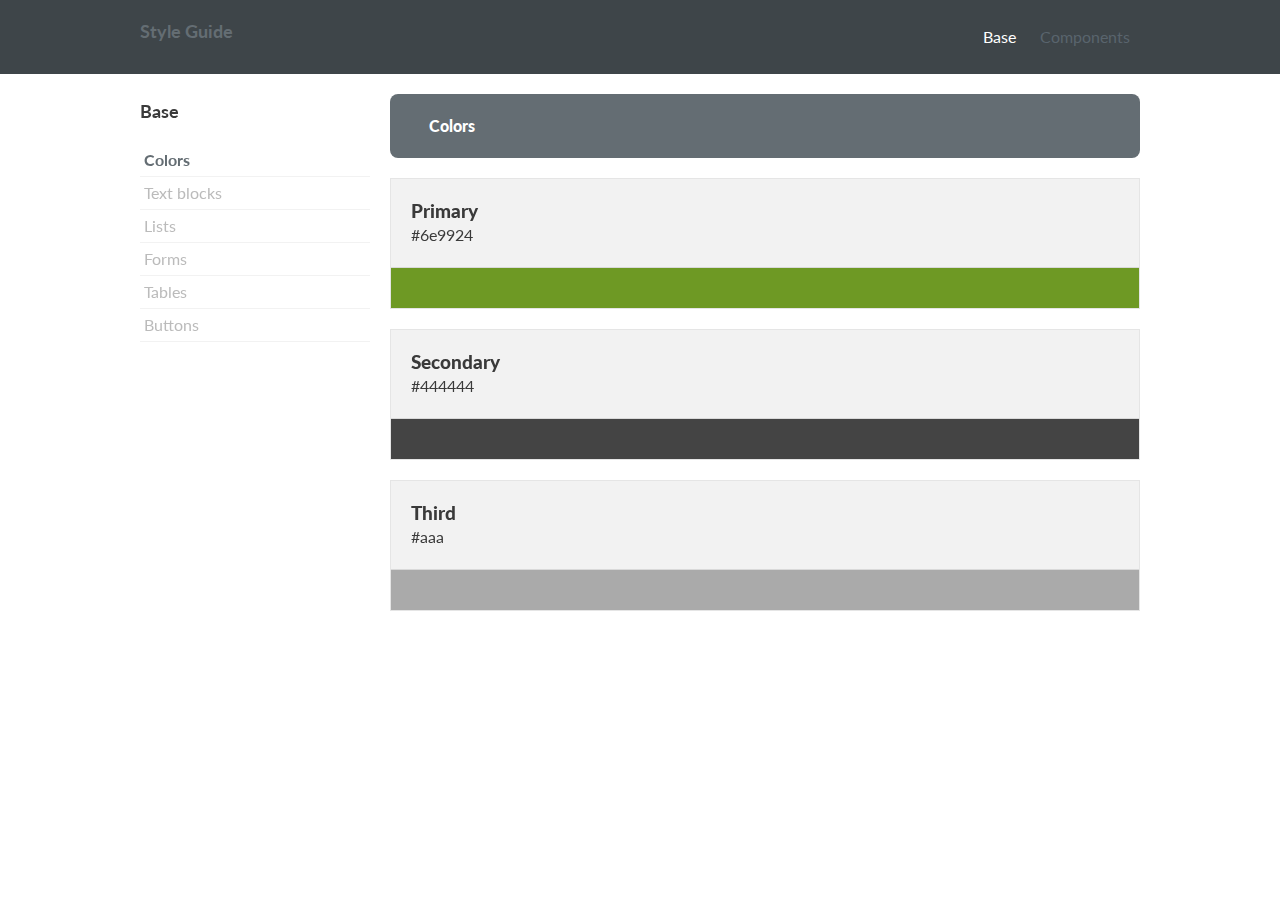
<file: assets/components/flatso/styleguide/index.html>
<!DOCTYPE html >
<html>
<head>

  <meta charset='UTF-8'/>
  <meta http-equiv='X-UA-Compatible' content='IE=edge' />
  <meta name='robots' content='index'/>
  <meta name='viewport' content='initial-scale=1,maximum-scale=1,user-scalable=no' />
  <meta name="apple-mobile-web-app-capable" content="yes" />

  <title>Style Guide | Colors</title>

  <link href='../css/reset.css' rel='stylesheet' />
  <link href='https://fonts.googleapis.com/css?family=Open+Sans:400,600,700,300' rel='stylesheet' type='text/css'>
  <link href='css/base.css' rel='stylesheet' />
  <link href='../css/flatso.css' rel='stylesheet' />

<!-- Flatso CSS Generated from the Configuration -->
<link href='http://fonts.googleapis.com/css?family=Lato:300,400,900' rel='stylesheet' type='text/css'>
<link href="css/modx-chunk.css" rel="stylesheet" />

</head>
<body class=' full'>
<div class='page-content'>

<div class='sg-header clearfix'>
  <div class='limiter clearfix'>
    <nav class='col12 text-right pad2y contain clearfix'>
      <h4 class='main-title'>Style Guide</h4>
      <div id='nav'>
          <div class="z10 strong small pad0y">
              <a href="index.html" class="primary-nav-button inline pad1x pad0y rounded active">Base</a>
              <a href="components.html" class="primary-nav-button inline pad1x pad0y rounded">Components</a>
          </div>
      </div>
    </nav>
  </div>
</div>

<div class=''>

<!--Fixed sidebar navigation-->
<div class='docnav hide-mobile'>
  <div class='limiter'><div class='col3 contain'>
    <nav class='scroll-styled quiet-scroll'>
      <div class='space-bottom'>
        <h4 style="text-align:left;">Base</h4>
      </div>

      <div class='space-bottom1'>

          <a href='index.html' class='active'>Colors</a>
          <a href='text-blocks.html'>Text blocks</a>
          <a href='lists.html'>Lists</a>
          <a href='forms.html'>Forms</a>
          <a href='tables.html'>Tables</a>
          <a href='buttons.html'>Buttons</a>

      </div>
    </nav>
  </div></div>
</div>

<div class='limiter clearfix'>
  <div class='pad2y'>
    <nav class='contain z10 margin3 col9 fill-dark space-bottom rounded small'>
      <div class='col2 round-left pad2'>
        <strong>Colors</strong>
      </div>
    </nav>
  </div>
  <div class='contain margin3 col9'>
    <div class='doc'>

      <div class='box round'>
          <div class='box-heading pad2'>
            <h3 class=''>Primary</h3>
            <p>#6e9924</p>
          </div>
          <div class='pad2' style="background-color: #6e9924;">

          </div>
      </div>

      <div class='box round'>
          <div class='box-heading pad2'>
            <h3 class=''>Secondary</h3>
            <p>#444444</p>
          </div>
          <div class='pad2' style="background-color: #444444;">

          </div>
      </div>

      <div class='box round'>
          <div class='box-heading pad2'>
            <h3 class=''>Third</h3>
            <p>#aaa</p>
          </div>
          <div class='pad2' style="background-color: #aaa;">

          </div>
      </div>




    </div>
  </div>
</div>


</div>

</div>
</body>
</html>
</file>
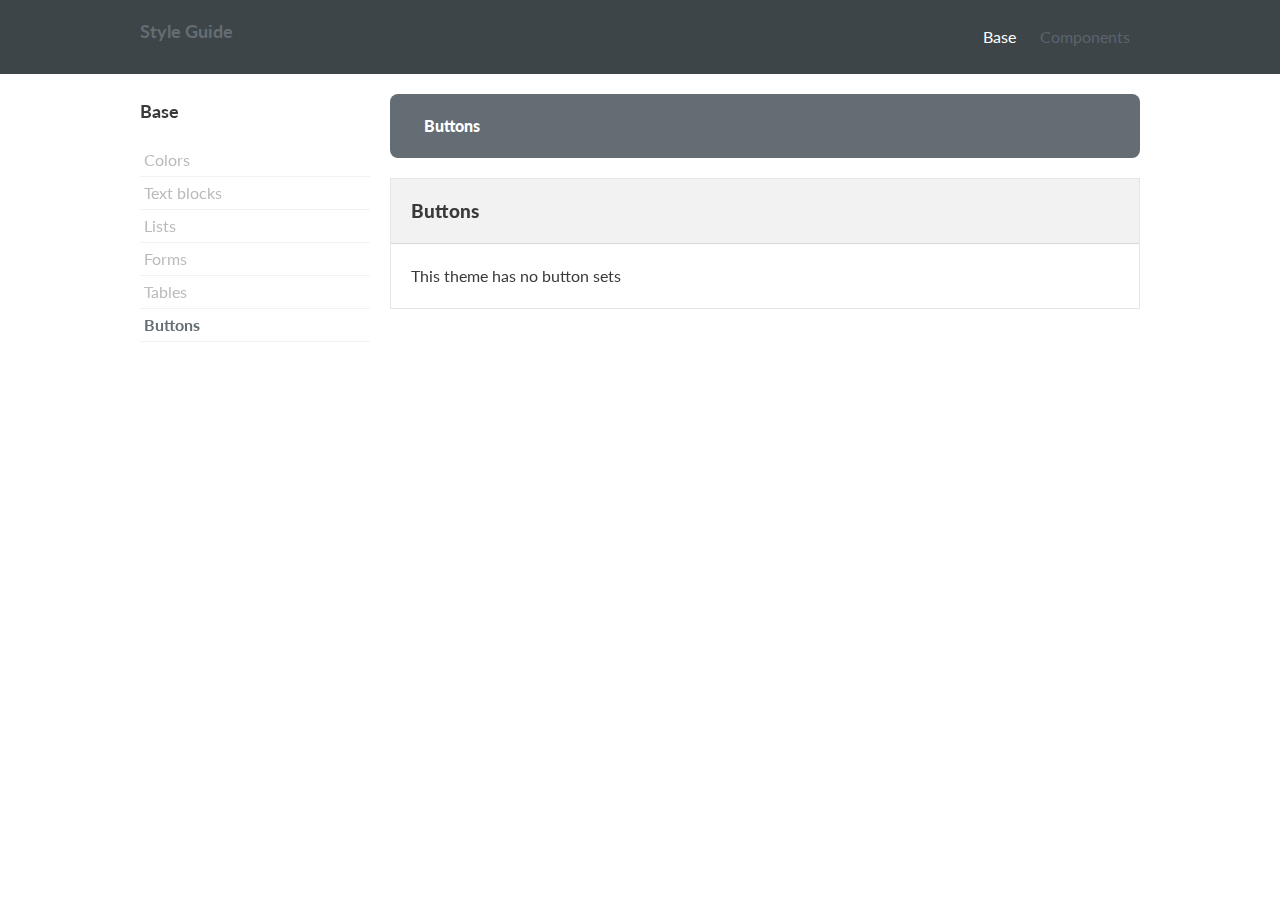
<file: assets/components/flatso/styleguide/buttons.html>
<!DOCTYPE html >
<html>
<head>

  <meta charset='UTF-8'/>
  <meta http-equiv='X-UA-Compatible' content='IE=edge' />
  <meta name='robots' content='index'/>
  <meta name='viewport' content='initial-scale=1,maximum-scale=1,user-scalable=no' />
  <meta name="apple-mobile-web-app-capable" content="yes" />

  <title>Style Guide | Buttons</title>

  <link href='../css/reset.css' rel='stylesheet' />
  <link href='https://fonts.googleapis.com/css?family=Open+Sans:400,600,700,300' rel='stylesheet' type='text/css'>
  <link href='css/base.css' rel='stylesheet' />
  <link href='../css/flatso.css' rel='stylesheet' />

<!-- Flatso CSS Generated from the Configuration -->
<link href='http://fonts.googleapis.com/css?family=Lato:300,400,900' rel='stylesheet' type='text/css'>
<link href="css/modx-chunk.css" rel="stylesheet" />

</head>
<body class=' full'>
<div class='page-content'>

<div class='sg-header clearfix'>
  <div class='limiter clearfix'>
    <nav class='col12 text-right pad2y contain clearfix'>
      <h4 class='main-title'>Style Guide</h4>
      <div id='nav'>
          <div class="z10 strong small pad0y">
              <a href="index.html" class="primary-nav-button inline pad1x pad0y rounded active">Base</a>
              <a href="components.html" class="primary-nav-button inline pad1x pad0y rounded">Components</a>
          </div>
      </div>
    </nav>
  </div>
</div>

<div class=''>

<!--Fixed sidebar navigation-->
<div class='docnav hide-mobile'>
  <div class='limiter'><div class='col3 contain'>
    <nav class='scroll-styled quiet-scroll'>
      <div class='space-bottom'>
        <h4 style="text-align:left;">Base</h4>
      </div>

      <div class='space-bottom1'>

          <a href='index.html'>Colors</a>
          <a href='text-blocks.html'>Text blocks</a>
          <a href='lists.html'>Lists</a>
          <a href='forms.html'>Forms</a>
          <a href='tables.html'>Tables</a>
          <a href='buttons.html' class='active'>Buttons</a>

      </div>
    </nav>
  </div></div>
</div>

<div class='limiter clearfix'>
  <div class='pad2y'>
    <nav class='contain z10 margin3 col9 fill-dark space-bottom rounded small'>
      <div class='col2 round-left pad2'>
        <strong>Buttons</strong>
      </div>
    </nav>
  </div>

  <div class='contain margin3 col9'>
    <div class='doc'>

      <div class='box round'>
          <div class='box-heading pad2'>
            <h3 class=''>Buttons</h3>
            <p></p>
          </div>
          <div class='pad2'>

              <p>This theme has no button sets</p>

          </div>

      </div>








    </div>
  </div>
</div>


</div>

</div>
</body>
</html>
</file>
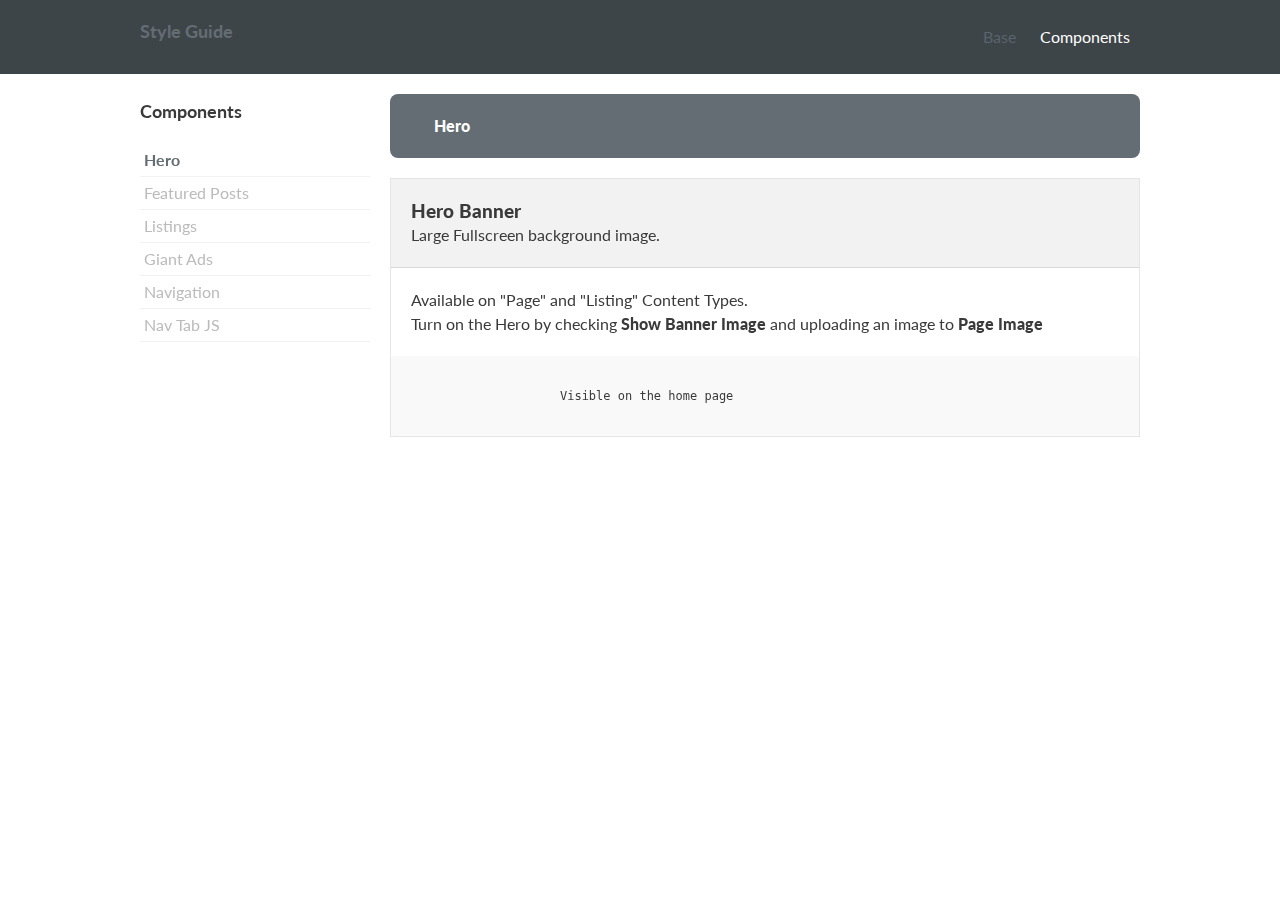
<file: assets/components/flatso/styleguide/components.html>
<!DOCTYPE html >
<html>
<head>

  <meta charset='UTF-8'/>
  <meta http-equiv='X-UA-Compatible' content='IE=edge' />
  <meta name='robots' content='index'/>
  <meta name='viewport' content='initial-scale=1,maximum-scale=1,user-scalable=no' />
  <meta name="apple-mobile-web-app-capable" content="yes" />

  <title>Style Guide | Hero Banner</title>

  <link href='../css/reset.css' rel='stylesheet' />
  <link href='https://fonts.googleapis.com/css?family=Open+Sans:400,600,700,300' rel='stylesheet' type='text/css'>
  <link href='css/base.css' rel='stylesheet' />
  <link href='../css/flatso.css' rel='stylesheet' />

<!-- Flatso CSS Generated from the Configuration -->
<link href='http://fonts.googleapis.com/css?family=Lato:300,400,900' rel='stylesheet' type='text/css'>
<link href="css/modx-chunk.css" rel="stylesheet" />

</head>
<body class=' full'>
<div class='page-content'>

<div class='sg-header clearfix'>
  <div class='limiter clearfix'>
    <nav class='col12 text-right pad2y contain clearfix'>
      <h4 class='main-title'>Style Guide</h4>
      <div id='nav'>
          <div class="z10 strong small pad0y">
              <a href="index.html" class="primary-nav-button inline pad1x pad0y rounded">Base</a>
              <a href="components.html" class="primary-nav-button inline pad1x pad0y rounded active">Components</a>
          </div>
      </div>
    </nav>
  </div>
</div>

<div class=''>

<!--Fixed sidebar navigation-->
<div class='docnav hide-mobile'>
  <div class='limiter'><div class='col3 contain'>
    <nav class='scroll-styled quiet-scroll'>
      <div class='space-bottom'>
        <h4 style="text-align:left;">Components</h4>
      </div>

      <div class='space-bottom1'>

          <a href='components.html' class='active'>Hero</a>
          <a href='fposts.html'>Featured Posts</a>
          <a href='listings.html'>Listings</a>
          <a href='giant-ads.html'>Giant Ads</a>
          <a href='navigation.html'>Navigation</a>
          <a href='nav-tab.html'>Nav Tab JS</a>

      </div>
    </nav>
  </div></div>
</div>

<div class='limiter clearfix'>
  <div class='pad2y'>
    <nav class='contain z10 margin3 col9 fill-dark space-bottom rounded small'>
      <div class='col2 pad2'>
        <strong>Hero</strong>
      </div>
    </nav>
  </div>
  <div class='contain margin3 col9'>
    <div class='doc'>

      <div class='box round'>
          <div class='box-heading pad2'>
            <h3 class=''>Hero Banner</h3>
            <p>Large Fullscreen background image.</p>
          </div>
          <div class='pad2'>
              <p>Available on "Page" and "Listing" Content Types.</p>
              <p>Turn on the Hero by checking <strong>Show Banner Image</strong> and uploading an image to <strong>Page Image</strong></p>
          </div>
          <div class='round-bottom'>
              <div class="highlight">
                  <pre><code class="language-html" data-lang="html">
                      Visible on the home page
                </code></pre>
            </div>
        </div>
      </div>




    </div>
  </div>
</div>


</div>

</div>
</body>
</html>
</file>
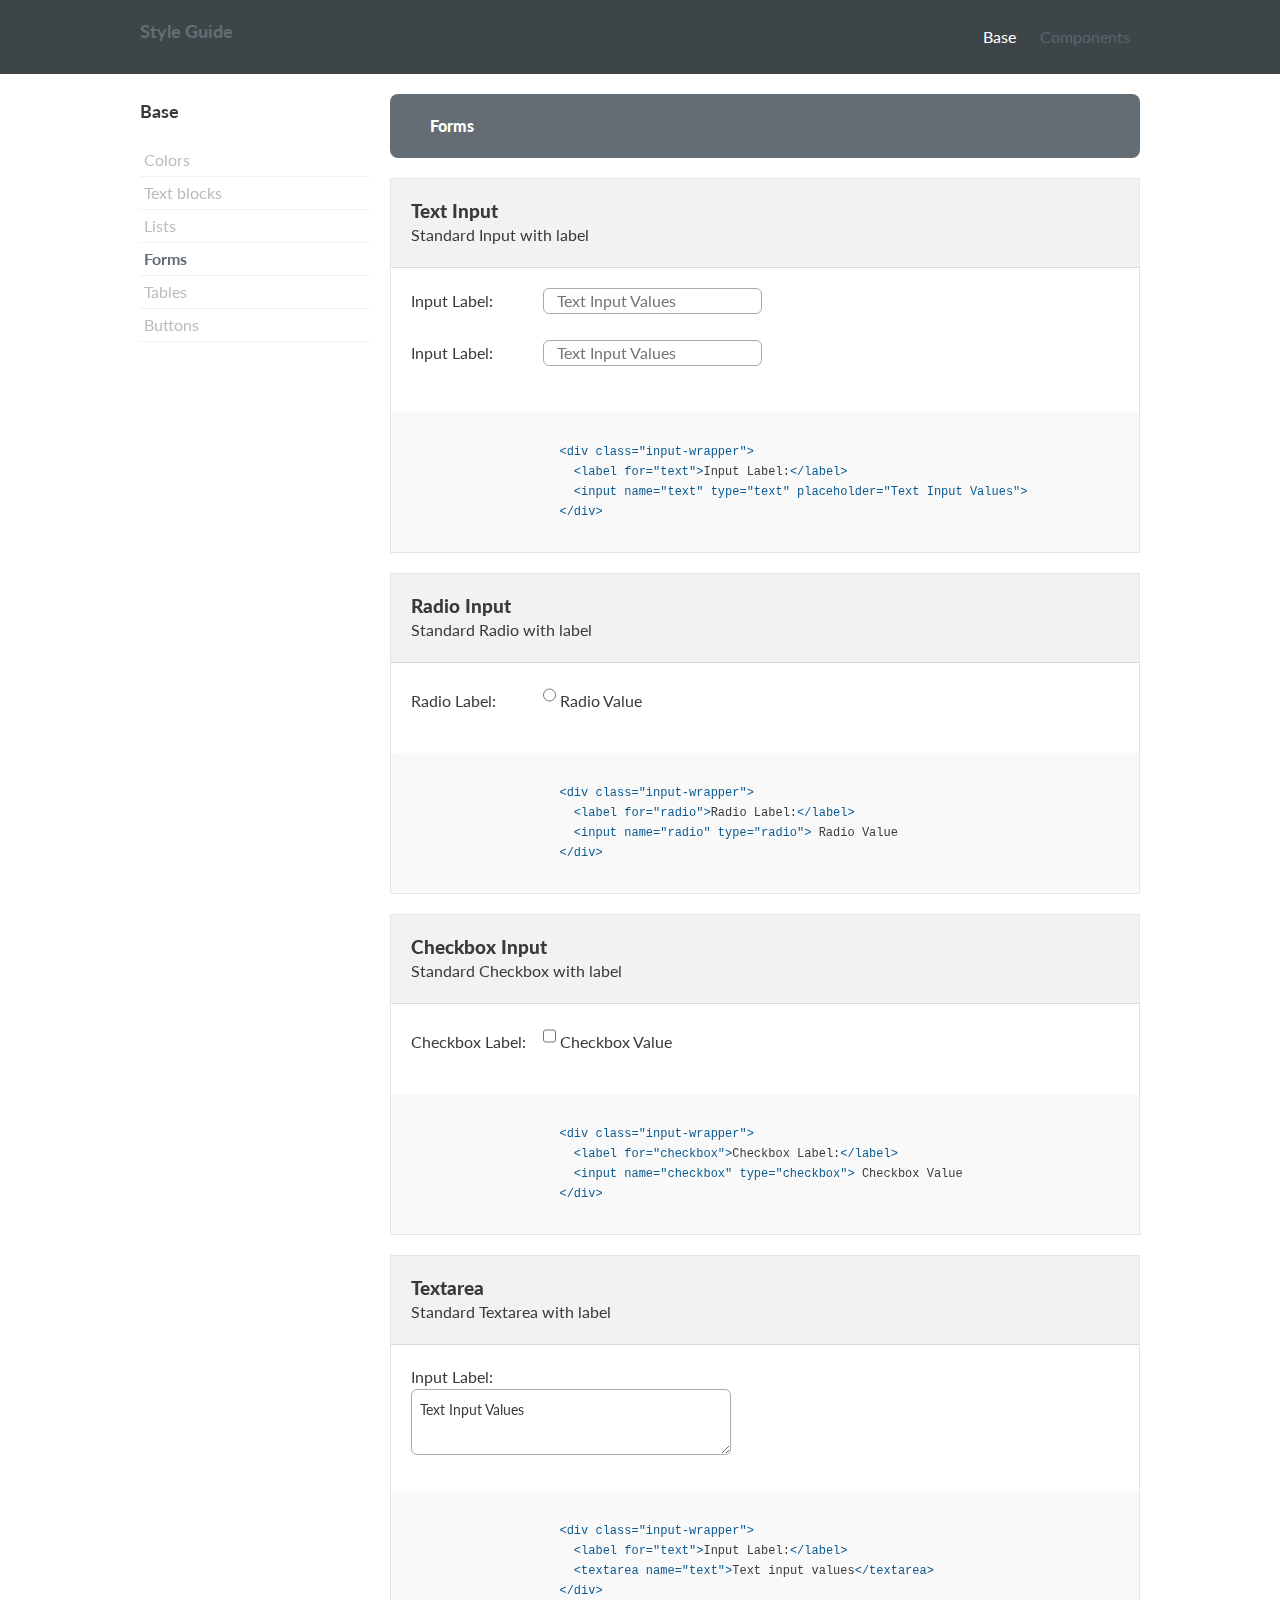
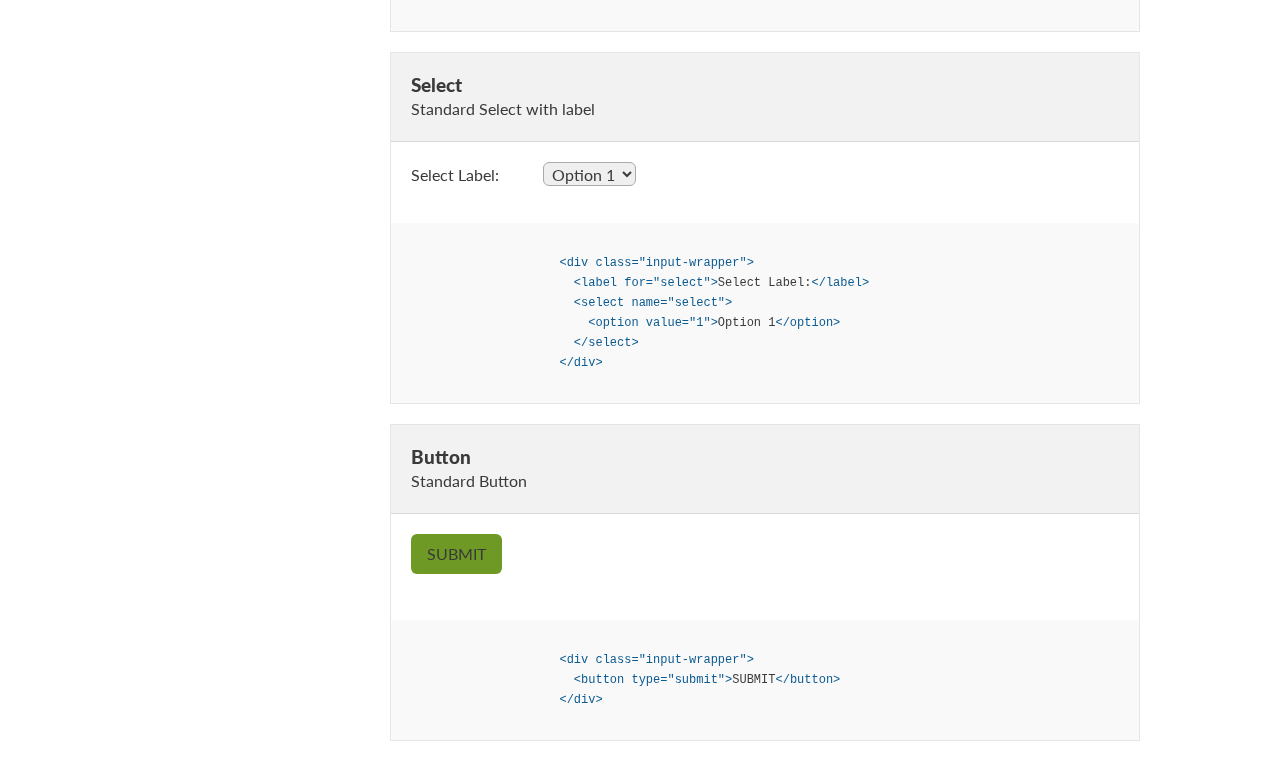
<file: assets/components/flatso/styleguide/forms.html>
<!DOCTYPE html >
<html>
<head>

  <meta charset='UTF-8'/>
  <meta http-equiv='X-UA-Compatible' content='IE=edge' />
  <meta name='robots' content='index'/>
  <meta name='viewport' content='initial-scale=1,maximum-scale=1,user-scalable=no' />
  <meta name="apple-mobile-web-app-capable" content="yes" />

  <title>Style Guide | Forms</title>

  <link href='../css/reset.css' rel='stylesheet' />
  <link href='https://fonts.googleapis.com/css?family=Open+Sans:400,600,700,300' rel='stylesheet' type='text/css'>
  <link href='css/base.css' rel='stylesheet' />
  <link href='../css/flatso.css' rel='stylesheet' />

<!-- Flatso CSS Generated from the Configuration -->
<link href='http://fonts.googleapis.com/css?family=Lato:300,400,900' rel='stylesheet' type='text/css'>
<link href="css/modx-chunk.css" rel="stylesheet" />

</head>
<body class=' full'>
<div class='page-content'>

<div class='sg-header clearfix'>
  <div class='limiter clearfix'>
    <nav class='col12 text-right pad2y contain clearfix'>
      <h4 class='main-title'>Style Guide</h4>
      <div id='nav'>
          <div class="z10 strong small pad0y">
              <a href="index.html" class="primary-nav-button inline pad1x pad0y rounded active">Base</a>
              <a href="components.html" class="primary-nav-button inline pad1x pad0y rounded">Components</a>
          </div>
      </div>
    </nav>
  </div>
</div>

<div class=''>

<!--Fixed sidebar navigation-->
<div class='docnav hide-mobile'>
  <div class='limiter'><div class='col3 contain'>
    <nav class='scroll-styled quiet-scroll'>
      <div class='space-bottom'>
        <h4 style="text-align:left;">Base</h4>
      </div>

      <div class='space-bottom1'>

          <a href='index.html'>Colors</a>
          <a href='text-blocks.html'>Text blocks</a>
          <a href='lists.html'>Lists</a>
          <a href='forms.html' class='active'>Forms</a>
          <a href='tables.html'>Tables</a>
          <a href='buttons.html'>Buttons</a>

      </div>
    </nav>
  </div></div>
</div>

<div class='limiter clearfix'>
  <div class='pad2y'>
    <nav class='contain z10 margin3 col9 fill-dark space-bottom rounded small'>
      <div class='col2 round-left pad2'>
        <strong>Forms</strong>
      </div>
    </nav>
  </div>
  <div class='contain margin3 col9'>
    <div class='doc'>

      <div class='box round'>
          <div class='box-heading pad2'>
            <h3 class=''>Text Input</h3>
            <p>Standard Input with label</p>
          </div>
          <div class='pad2'>
              <form>
                  <div class="input-wrapper">
                      <label for="text">Input Label:</label>
                      <input name="text" type="text" placeholder="Text Input Values">
                  </div>
                  <div class="input-wrapper">
                      <label for="text">Input Label:</label>
                      <input name="text" type="text" placeholder="Text Input Values">
                  </div>
              </form>
          </div>
          <div class='round-bottom'>
              <div class="highlight">
                  <pre><code class="language-html" data-lang="html">
                      <span class="nt">&lt;div class="input-wrapper"&gt;</span>
                        <span class="nt">&lt;label for="text"&gt;</span>Input Label:<span class="nt">&lt;/label&gt;</span>
                        <span class="nt">&lt;input name="text" type="text" placeholder="Text Input Values"&gt;</span>
                      <span class="nt">&lt;/div&gt;</span>
                  </code></pre>
              </div>
          </div>
      </div>



      <div class='box round'>
          <div class='box-heading pad2'>
            <h3 class=''>Radio Input</h3>
            <p>Standard Radio with label</p>
          </div>
          <div class='pad2'>
              <form>
                  <div class="input-wrapper">
                      <label for="radio">Radio Label:</label>
                      <input name="radio" type="radio"> Radio Value
                  </div>

              </form>
          </div>
          <div class='round-bottom'>
              <div class="highlight">
                  <pre><code class="language-html" data-lang="html">
                      <span class="nt">&lt;div class="input-wrapper"&gt;</span>
                        <span class="nt">&lt;label for="radio"&gt;</span>Radio Label:<span class="nt">&lt;/label&gt;</span>
                        <span class="nt">&lt;input name="radio" type="radio"&gt;</span> Radio Value
                      <span class="nt">&lt;/div&gt;</span>
                  </code></pre>
              </div>
          </div>
      </div>


      <div class='box round'>
          <div class='box-heading pad2'>
            <h3 class=''>Checkbox Input</h3>
            <p>Standard Checkbox with label</p>
          </div>
          <div class='pad2'>
              <form>
                  <div class="input-wrapper">
                      <label for="checkbox">Checkbox Label:</label>
                      <input name="checkbox" type="checkbox"> Checkbox Value
                  </div>

              </form>
          </div>
          <div class='round-bottom'>
              <div class="highlight">
                  <pre><code class="language-html" data-lang="html">
                      <span class="nt">&lt;div class="input-wrapper"&gt;</span>
                        <span class="nt">&lt;label for="checkbox"&gt;</span>Checkbox Label:<span class="nt">&lt;/label&gt;</span>
                        <span class="nt">&lt;input name="checkbox" type="checkbox"&gt;</span> Checkbox Value
                      <span class="nt">&lt;/div&gt;</span>
                  </code></pre>
              </div>
          </div>
      </div>



      <div class='box round'>
          <div class='box-heading pad2'>
            <h3 class=''>Textarea</h3>
            <p>Standard Textarea with label</p>
          </div>
          <div class='pad2'>
              <form>
                  <div class="input-wrapper">
                      <label for="text">Input Label:</label>
                      <textarea name="text">Text Input Values</textarea>
                  </div>

              </form>
          </div>
          <div class='round-bottom'>
              <div class="highlight">
                  <pre><code class="language-html" data-lang="html">
                      <span class="nt">&lt;div class="input-wrapper"&gt;</span>
                        <span class="nt">&lt;label for="text"&gt;</span>Input Label:<span class="nt">&lt;/label&gt;</span>
                        <span class="nt">&lt;textarea name="text"&gt;</span>Text input values<span class="nt">&lt;/textarea&gt;</span>
                      <span class="nt">&lt;/div&gt;</span>
                  </code></pre>
              </div>
          </div>
      </div>



      <div class='box round'>
          <div class='box-heading pad2'>
            <h3 class=''>Select</h3>
            <p>Standard Select with label</p>
          </div>
          <div class='pad2'>
              <form>
                  <div class="input-wrapper">
                      <label for="select">Select Label:</label>
                      <select name="select">
                          <option value="1">Option 1</option>
                          <option value="2">Option 2</option>
                          <option value="3">Option 3</option>
                      </select>
                  </div>

              </form>
          </div>
          <div class='round-bottom'>
              <div class="highlight">
                  <pre><code class="language-html" data-lang="html">
                      <span class="nt">&lt;div class="input-wrapper"&gt;</span>
                        <span class="nt">&lt;label for="select"&gt;</span>Select Label:<span class="nt">&lt;/label&gt;</span>
                        <span class="nt">&lt;select name="select"&gt;</span>
                          <span class="nt">&lt;option value="1"&gt;</span>Option 1<span class="nt">&lt;/option&gt;</span>
                        <span class="nt">&lt;/select&gt;</span>
                      <span class="nt">&lt;/div&gt;</span>
                  </code></pre>
              </div>
          </div>
      </div>



      <div class='box round'>
          <div class='box-heading pad2'>
            <h3 class=''>Button</h3>
            <p>Standard Button</p>
          </div>
          <div class='pad2'>
              <form>
                  <div class="input-wrapper">
                      <button type="submit">SUBMIT</button>
                  </div>

              </form>
          </div>
          <div class='round-bottom'>
              <div class="highlight">
                  <pre><code class="language-html" data-lang="html">
                      <span class="nt">&lt;div class="input-wrapper"&gt;</span>
                        <span class="nt">&lt;button type="submit"&gt;</span>SUBMIT<span class="nt">&lt;/button&gt;</span>
                      <span class="nt">&lt;/div&gt;</span>
                  </code></pre>
              </div>
          </div>
      </div>




    </div>
  </div>
</div>


</div>

</div>
</body>
</html>
</file>
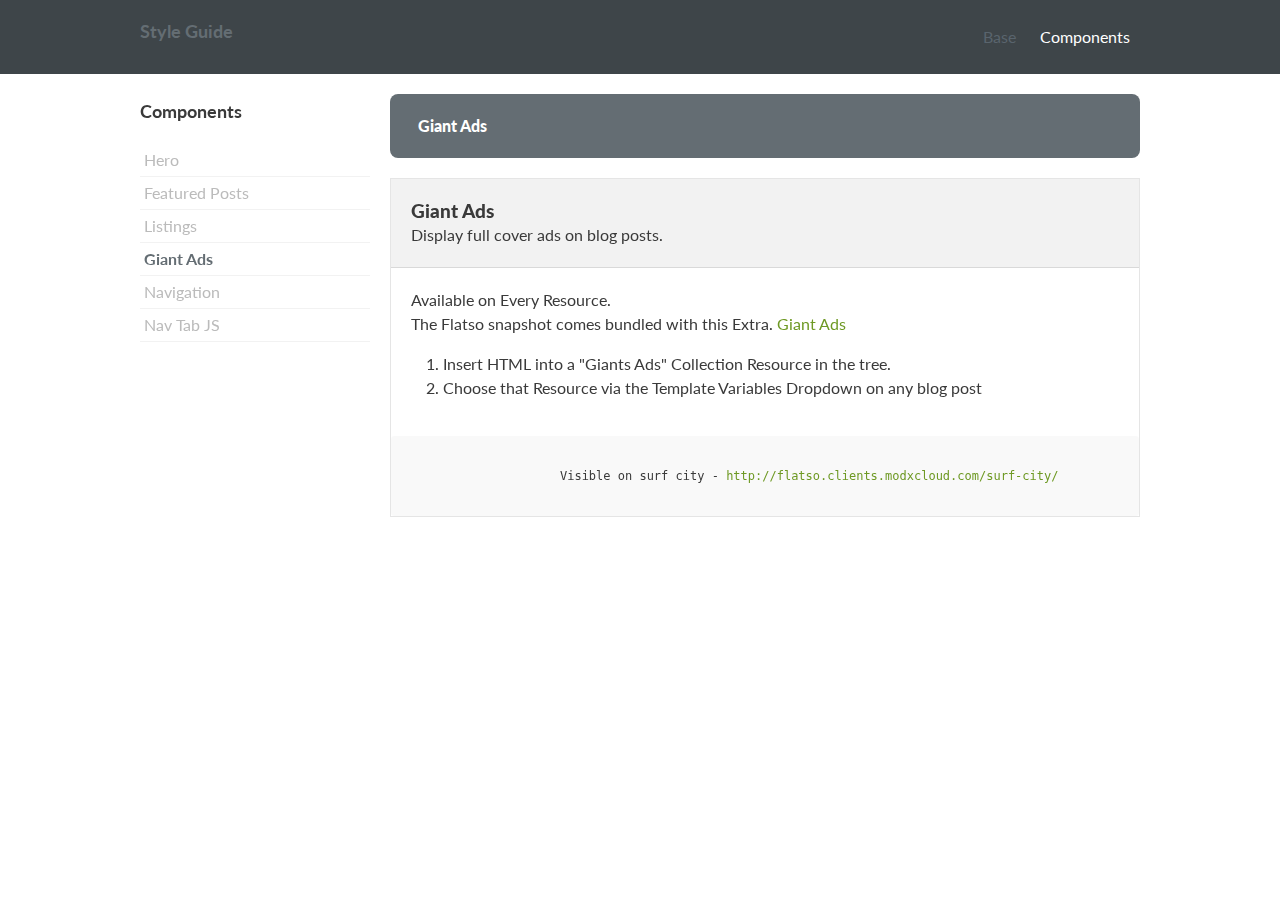
<file: assets/components/flatso/styleguide/giant-ads.html>
<!DOCTYPE html >
<html>
<head>

  <meta charset='UTF-8'/>
  <meta http-equiv='X-UA-Compatible' content='IE=edge' />
  <meta name='robots' content='index'/>
  <meta name='viewport' content='initial-scale=1,maximum-scale=1,user-scalable=no' />
  <meta name="apple-mobile-web-app-capable" content="yes" />

  <title>Style Guide | Giant Ads</title>

  <link href='../css/reset.css' rel='stylesheet' />
  <link href='https://fonts.googleapis.com/css?family=Open+Sans:400,600,700,300' rel='stylesheet' type='text/css'>
  <link href='css/base.css' rel='stylesheet' />
  <link href='../css/flatso.css' rel='stylesheet' />

<!-- Flatso CSS Generated from the Configuration -->
<link href='http://fonts.googleapis.com/css?family=Lato:300,400,900' rel='stylesheet' type='text/css'>
<link href="css/modx-chunk.css" rel="stylesheet" />

</head>
<body class=' full'>
<div class='page-content'>

<div class='sg-header clearfix'>
  <div class='limiter clearfix'>
    <nav class='col12 text-right pad2y contain clearfix'>
      <h4 class='main-title'>Style Guide</h4>
      <div id='nav'>
          <div class="z10 strong small pad0y">
              <a href="index.html" class="primary-nav-button inline pad1x pad0y rounded">Base</a>
              <a href="components.html" class="primary-nav-button inline pad1x pad0y rounded active">Components</a>
          </div>
      </div>
    </nav>
  </div>
</div>

<div class=''>

<!--Fixed sidebar navigation-->
<div class='docnav hide-mobile'>
  <div class='limiter'><div class='col3 contain'>
    <nav class='scroll-styled quiet-scroll'>
      <div class='space-bottom'>
        <h4 style="text-align:left;">Components</h4>
      </div>

      <div class='space-bottom1'>

          <a href='components.html'>Hero</a>
          <a href='fposts.html'>Featured Posts</a>
          <a href='listings.html'>Listings</a>
          <a href='giant-ads.html' class='active'>Giant Ads</a>
          <a href='navigation.html'>Navigation</a>
          <a href='nav-tab.html'>Nav Tab JS</a>

      </div>
    </nav>
  </div></div>
</div>

<div class='limiter clearfix'>
  <div class='pad2y'>
    <nav class='contain z10 margin3 col9 fill-dark space-bottom rounded small'>
      <div class='col2 pad2'>
        <strong>Giant Ads</strong>
      </div>
    </nav>
  </div>
  <div class='contain margin3 col9'>
    <div class='doc'>

      <div class='box round'>
          <div class='box-heading pad2'>
            <h3 class=''>Giant Ads</h3>
            <p>Display full cover ads on blog posts.</p>
          </div>
          <div class='pad2'>
              <p>Available on Every Resource.</p>
              <p>The Flatso snapshot comes bundled with this Extra. <a href="https://github.com/dubrod/GiantAdPush" target="_blank">Giant Ads</a></p>
              <ol style="margin:1rem 2rem;list-style:decimal;">
                  <li>Insert HTML into a "Giants Ads" Collection Resource in the tree.</li>
                  <li>Choose that Resource via the Template Variables Dropdown on any blog post</li>
              </ol>
          </div>
          <div class='round-bottom'>
              <div class="highlight">
                  <pre><code class="language-html" data-lang="html">
                      Visible on surf city - <a href="http://flatso.clients.modxcloud.com/surf-city/" target="_blank">http://flatso.clients.modxcloud.com/surf-city/</a>
                </code></pre>
            </div>
        </div>
      </div>




    </div>
  </div>
</div>


</div>

</div>
</body>
</html>
</file>
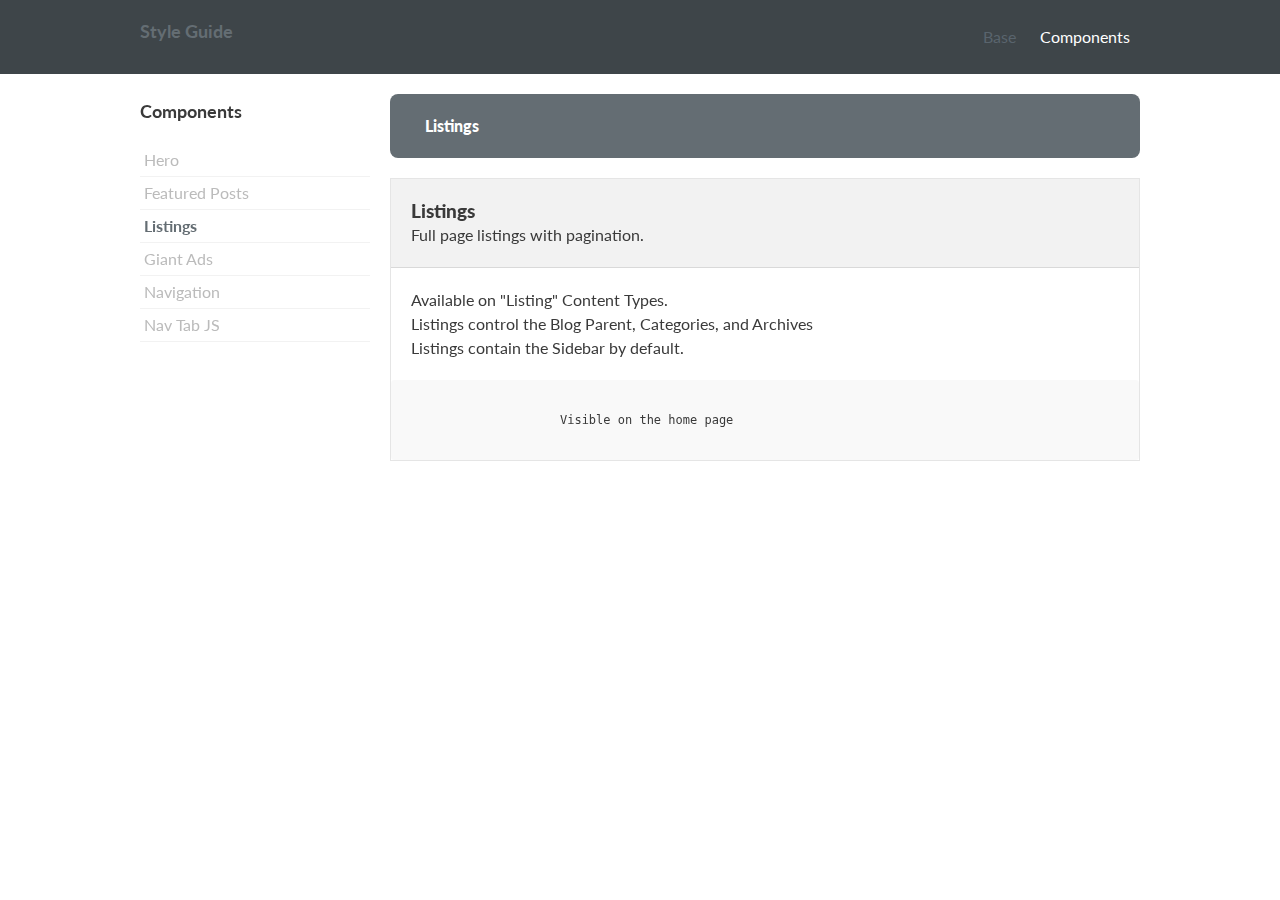
<file: assets/components/flatso/styleguide/listings.html>
<!DOCTYPE html >
<html>
<head>

  <meta charset='UTF-8'/>
  <meta http-equiv='X-UA-Compatible' content='IE=edge' />
  <meta name='robots' content='index'/>
  <meta name='viewport' content='initial-scale=1,maximum-scale=1,user-scalable=no' />
  <meta name="apple-mobile-web-app-capable" content="yes" />

  <title>Style Guide | Listings</title>

  <link href='../css/reset.css' rel='stylesheet' />
  <link href='https://fonts.googleapis.com/css?family=Open+Sans:400,600,700,300' rel='stylesheet' type='text/css'>
  <link href='css/base.css' rel='stylesheet' />
  <link href='../css/flatso.css' rel='stylesheet' />

<!-- Flatso CSS Generated from the Configuration -->
<link href='http://fonts.googleapis.com/css?family=Lato:300,400,900' rel='stylesheet' type='text/css'>
<link href="css/modx-chunk.css" rel="stylesheet" />

</head>
<body class=' full'>
<div class='page-content'>

<div class='sg-header clearfix'>
  <div class='limiter clearfix'>
    <nav class='col12 text-right pad2y contain clearfix'>
      <h4 class='main-title'>Style Guide</h4>
      <div id='nav'>
          <div class="z10 strong small pad0y">
              <a href="index.html" class="primary-nav-button inline pad1x pad0y rounded">Base</a>
              <a href="components.html" class="primary-nav-button inline pad1x pad0y rounded active">Components</a>
          </div>
      </div>
    </nav>
  </div>
</div>

<div class=''>

<!--Fixed sidebar navigation-->
<div class='docnav hide-mobile'>
  <div class='limiter'><div class='col3 contain'>
    <nav class='scroll-styled quiet-scroll'>
      <div class='space-bottom'>
        <h4 style="text-align:left;">Components</h4>
      </div>

      <div class='space-bottom1'>

          <a href='components.html'>Hero</a>
          <a href='fposts.html'>Featured Posts</a>
          <a href='listings.html' class='active'>Listings</a>
          <a href='giant-ads.html'>Giant Ads</a>
          <a href='navigation.html'>Navigation</a>
          <a href='nav-tab.html'>Nav Tab JS</a>

      </div>
    </nav>
  </div></div>
</div>

<div class='limiter clearfix'>
  <div class='pad2y'>
    <nav class='contain z10 margin3 col9 fill-dark space-bottom rounded small'>
      <div class='col2 pad2'>
        <strong>Listings</strong>
      </div>
    </nav>
  </div>
  <div class='contain margin3 col9'>
    <div class='doc'>

      <div class='box round'>
          <div class='box-heading pad2'>
            <h3 class=''>Listings</h3>
            <p>Full page listings with pagination.</p>
          </div>
          <div class='pad2'>
              <p>Available on "Listing" Content Types.</p>
              <p>Listings control the Blog Parent, Categories, and Archives</p>
              <p>Listings contain the Sidebar by default.</p>
          </div>
          <div class='round-bottom'>
              <div class="highlight">
                  <pre><code class="language-html" data-lang="html">
                      Visible on the home page
                </code></pre>
            </div>
        </div>
      </div>




    </div>
  </div>
</div>


</div>

</div>
</body>
</html>
</file>
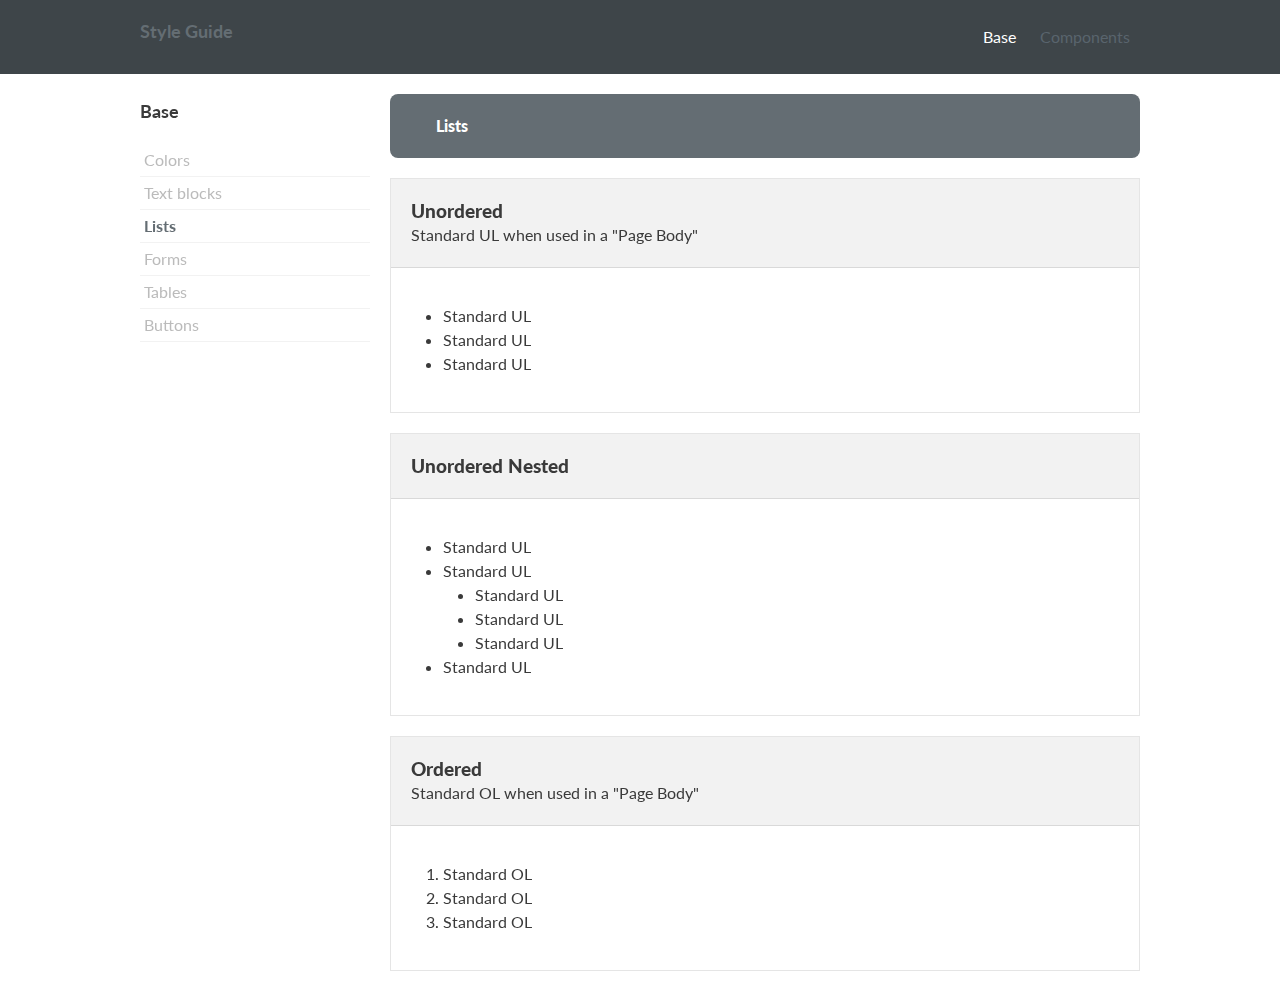
<file: assets/components/flatso/styleguide/lists.html>
<!DOCTYPE html >
<html>
<head>

  <meta charset='UTF-8'/>
  <meta http-equiv='X-UA-Compatible' content='IE=edge' />
  <meta name='robots' content='index'/>
  <meta name='viewport' content='initial-scale=1,maximum-scale=1,user-scalable=no' />
  <meta name="apple-mobile-web-app-capable" content="yes" />

  <title>Style Guide | Lists</title>

  <link href='../css/reset.css' rel='stylesheet' />
  <link href='https://fonts.googleapis.com/css?family=Open+Sans:400,600,700,300' rel='stylesheet' type='text/css'>
  <link href='css/base.css' rel='stylesheet' />
  <link href='../css/flatso.css' rel='stylesheet' />

<!-- Flatso CSS Generated from the Configuration -->
<link href='http://fonts.googleapis.com/css?family=Lato:300,400,900' rel='stylesheet' type='text/css'>
<link href="css/modx-chunk.css" rel="stylesheet" />

</head>
<body class=' full'>
<div class='page-content'>

<div class='sg-header clearfix'>
  <div class='limiter clearfix'>
    <nav class='col12 text-right pad2y contain clearfix'>
      <h4 class='main-title'>Style Guide</h4>
      <div id='nav'>
          <div class="z10 strong small pad0y">
              <a href="index.html" class="primary-nav-button inline pad1x pad0y rounded active">Base</a>
              <a href="components.html" class="primary-nav-button inline pad1x pad0y rounded">Components</a>
          </div>
      </div>
    </nav>
  </div>
</div>

<div class=''>

<!--Fixed sidebar navigation-->
<div class='docnav hide-mobile'>
  <div class='limiter'><div class='col3 contain'>
    <nav class='scroll-styled quiet-scroll'>
      <div class='space-bottom'>
        <h4 style="text-align:left;">Base</h4>
      </div>

      <div class='space-bottom1'>

          <a href='index.html'>Colors</a>
          <a href='text-blocks.html'>Text blocks</a>
          <a href='lists.html' class='active'>Lists</a>
          <a href='forms.html'>Forms</a>
          <a href='tables.html'>Tables</a>
          <a href='buttons.html'>Buttons</a>

      </div>
    </nav>
  </div></div>
</div>

<div class='limiter clearfix'>
  <div class='pad2y'>
    <nav class='contain z10 margin3 col9 fill-dark space-bottom rounded small'>
      <div class='col2 round-left pad2'>
        <strong>Lists</strong>
      </div>
    </nav>
  </div>
  <div class='contain margin3 col9'>
    <div class='doc'>

      <div class='box round'>
          <div class='box-heading pad2'>
            <h3 class=''>Unordered</h3>
            <p>Standard UL when used in a "Page Body"</p>
          </div>
          <div class='pad2'>
              <ul style="list-style:disc; margin:1rem 2rem;">
              <li>Standard UL</li>
              <li>Standard UL</li>
              <li>Standard UL</li>
              </ul>
          </div>
      </div>


      <div class='box round'>
          <div class='box-heading pad2'>
            <h3 class=''>Unordered Nested</h3>
            <p></p>
          </div>
          <div class='pad2'>
              <ul style="list-style:disc; margin:1rem 2rem;">
              <li>Standard UL</li>
              <li>
                  Standard UL
                  <ul style="list-style:disc; margin:0rem 2rem;">
                  <li>Standard UL</li>
                  <li>Standard UL</li>
                  <li>Standard UL</li>
                  </ul>
              </li>
              <li>Standard UL</li>
              </ul>
          </div>
      </div>



      <div class='box round'>
          <div class='box-heading pad2'>
            <h3 class=''>Ordered</h3>
            <p>Standard OL when used in a "Page Body"</p>
          </div>
          <div class='pad2'>
              <ol style="list-style:decimal; margin:1rem 2rem;">
              <li>Standard OL</li>
              <li>Standard OL</li>
              <li>Standard OL</li>
              </ol>
          </div>
      </div>


    </div>
  </div>
</div>


</div>

</div>
</body>
</html>
</file>
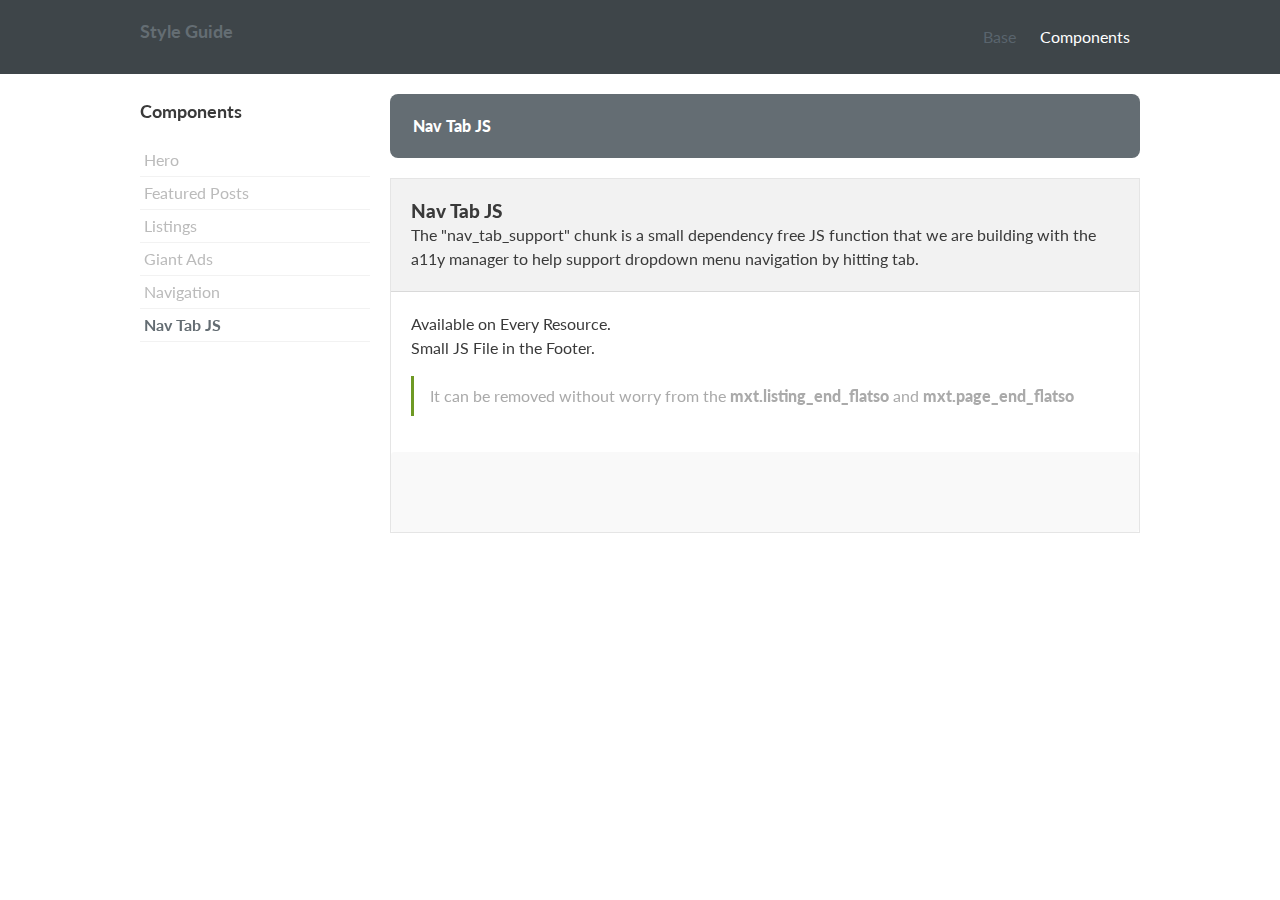
<file: assets/components/flatso/styleguide/nav-tab.html>
<!DOCTYPE html >
<html>
<head>

  <meta charset='UTF-8'/>
  <meta http-equiv='X-UA-Compatible' content='IE=edge' />
  <meta name='robots' content='index'/>
  <meta name='viewport' content='initial-scale=1,maximum-scale=1,user-scalable=no' />
  <meta name="apple-mobile-web-app-capable" content="yes" />

  <title>Style Guide | Nav Tab JS</title>

  <link href='../css/reset.css' rel='stylesheet' />
  <link href='https://fonts.googleapis.com/css?family=Open+Sans:400,600,700,300' rel='stylesheet' type='text/css'>
  <link href='css/base.css' rel='stylesheet' />
  <link href='../css/flatso.css' rel='stylesheet' />

<!-- Flatso CSS Generated from the Configuration -->
<link href='http://fonts.googleapis.com/css?family=Lato:300,400,900' rel='stylesheet' type='text/css'>
<link href="css/modx-chunk.css" rel="stylesheet" />

</head>
<body class=' full'>
<div class='page-content'>

<div class='sg-header clearfix'>
  <div class='limiter clearfix'>
    <nav class='col12 text-right pad2y contain clearfix'>
      <h4 class='main-title'>Style Guide</h4>
      <div id='nav'>
          <div class="z10 strong small pad0y">
              <a href="index.html" class="primary-nav-button inline pad1x pad0y rounded">Base</a>
              <a href="components.html" class="primary-nav-button inline pad1x pad0y rounded active">Components</a>
          </div>
      </div>
    </nav>
  </div>
</div>

<div class=''>

<!--Fixed sidebar navigation-->
<div class='docnav hide-mobile'>
  <div class='limiter'><div class='col3 contain'>
    <nav class='scroll-styled quiet-scroll'>
      <div class='space-bottom'>
        <h4 style="text-align:left;">Components</h4>
      </div>

      <div class='space-bottom1'>

          <a href='components.html'>Hero</a>
          <a href='fposts.html'>Featured Posts</a>
          <a href='listings.html'>Listings</a>
          <a href='giant-ads.html'>Giant Ads</a>
          <a href='navigation.html'>Navigation</a>
          <a href='nav-tab.html' class='active'>Nav Tab JS</a>

      </div>
    </nav>
  </div></div>
</div>

<div class='limiter clearfix'>
  <div class='pad2y'>
    <nav class='contain z10 margin3 col9 fill-dark space-bottom rounded small'>
      <div class='col2 pad2'>
        <strong>Nav Tab JS</strong>
      </div>
    </nav>
  </div>
  <div class='contain margin3 col9'>
    <div class='doc'>

      <div class='box round'>
          <div class='box-heading pad2'>
            <h3 class=''>Nav Tab JS</h3>
            <p>The "nav_tab_support" chunk is a small dependency free JS function that we are building with the a11y manager to help support dropdown menu navigation by hitting tab.</p>
          </div>
          <div class='pad2'>
              <p>Available on Every Resource.</p>
              <p>Small JS File in the Footer.</p>
              <blockquote>It can be removed without worry from the <strong>mxt.listing_end_flatso</strong> and <strong>mxt.page_end_flatso</strong></blockquote>
          </div>
          <div class='round-bottom'>
              <div class="highlight">
                  <pre><code class="language-html" data-lang="html">

                </code></pre>
            </div>
        </div>
      </div>




    </div>
  </div>
</div>


</div>

</div>
</body>
</html>
</file>
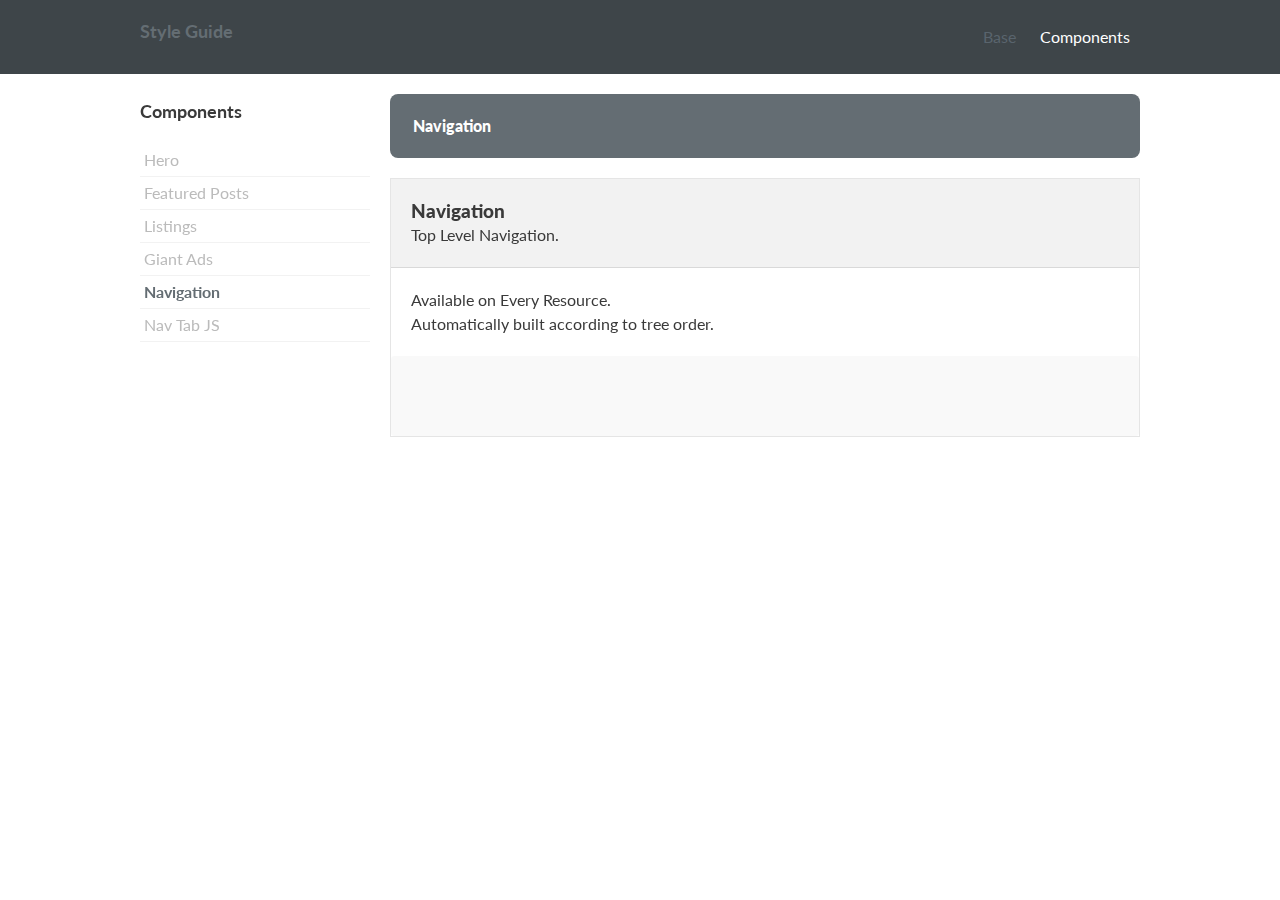
<file: assets/components/flatso/styleguide/navigation.html>
<!DOCTYPE html >
<html>
<head>

  <meta charset='UTF-8'/>
  <meta http-equiv='X-UA-Compatible' content='IE=edge' />
  <meta name='robots' content='index'/>
  <meta name='viewport' content='initial-scale=1,maximum-scale=1,user-scalable=no' />
  <meta name="apple-mobile-web-app-capable" content="yes" />

  <title>Style Guide | Navigation</title>

  <link href='../css/reset.css' rel='stylesheet' />
  <link href='https://fonts.googleapis.com/css?family=Open+Sans:400,600,700,300' rel='stylesheet' type='text/css'>
  <link href='css/base.css' rel='stylesheet' />
  <link href='../css/flatso.css' rel='stylesheet' />

<!-- Flatso CSS Generated from the Configuration -->
<link href='http://fonts.googleapis.com/css?family=Lato:300,400,900' rel='stylesheet' type='text/css'>
<link href="css/modx-chunk.css" rel="stylesheet" />

</head>
<body class=' full'>
<div class='page-content'>

<div class='sg-header clearfix'>
  <div class='limiter clearfix'>
    <nav class='col12 text-right pad2y contain clearfix'>
      <h4 class='main-title'>Style Guide</h4>
      <div id='nav'>
          <div class="z10 strong small pad0y">
              <a href="index.html" class="primary-nav-button inline pad1x pad0y rounded">Base</a>
              <a href="components.html" class="primary-nav-button inline pad1x pad0y rounded active">Components</a>
          </div>
      </div>
    </nav>
  </div>
</div>

<div class=''>

<!--Fixed sidebar navigation-->
<div class='docnav hide-mobile'>
  <div class='limiter'><div class='col3 contain'>
    <nav class='scroll-styled quiet-scroll'>
      <div class='space-bottom'>
        <h4 style="text-align:left;">Components</h4>
      </div>

      <div class='space-bottom1'>

          <a href='components.html'>Hero</a>
          <a href='fposts.html'>Featured Posts</a>
          <a href='listings.html'>Listings</a>
          <a href='giant-ads.html'>Giant Ads</a>
          <a href='navigation.html' class='active'>Navigation</a>
          <a href='nav-tab.html'>Nav Tab JS</a>

      </div>
    </nav>
  </div></div>
</div>

<div class='limiter clearfix'>
  <div class='pad2y'>
    <nav class='contain z10 margin3 col9 fill-dark space-bottom rounded small'>
      <div class='col2 pad2'>
        <strong>Navigation</strong>
      </div>
    </nav>
  </div>
  <div class='contain margin3 col9'>
    <div class='doc'>

      <div class='box round'>
          <div class='box-heading pad2'>
            <h3 class=''>Navigation</h3>
            <p>Top Level Navigation.</p>
          </div>
          <div class='pad2'>
              <p>Available on Every Resource.</p>
              <p>Automatically built according to tree order.</p>
          </div>
          <div class='round-bottom'>
              <div class="highlight">
                  <pre><code class="language-html" data-lang="html">

                </code></pre>
            </div>
        </div>
      </div>




    </div>
  </div>
</div>


</div>

</div>
</body>
</html>
</file>
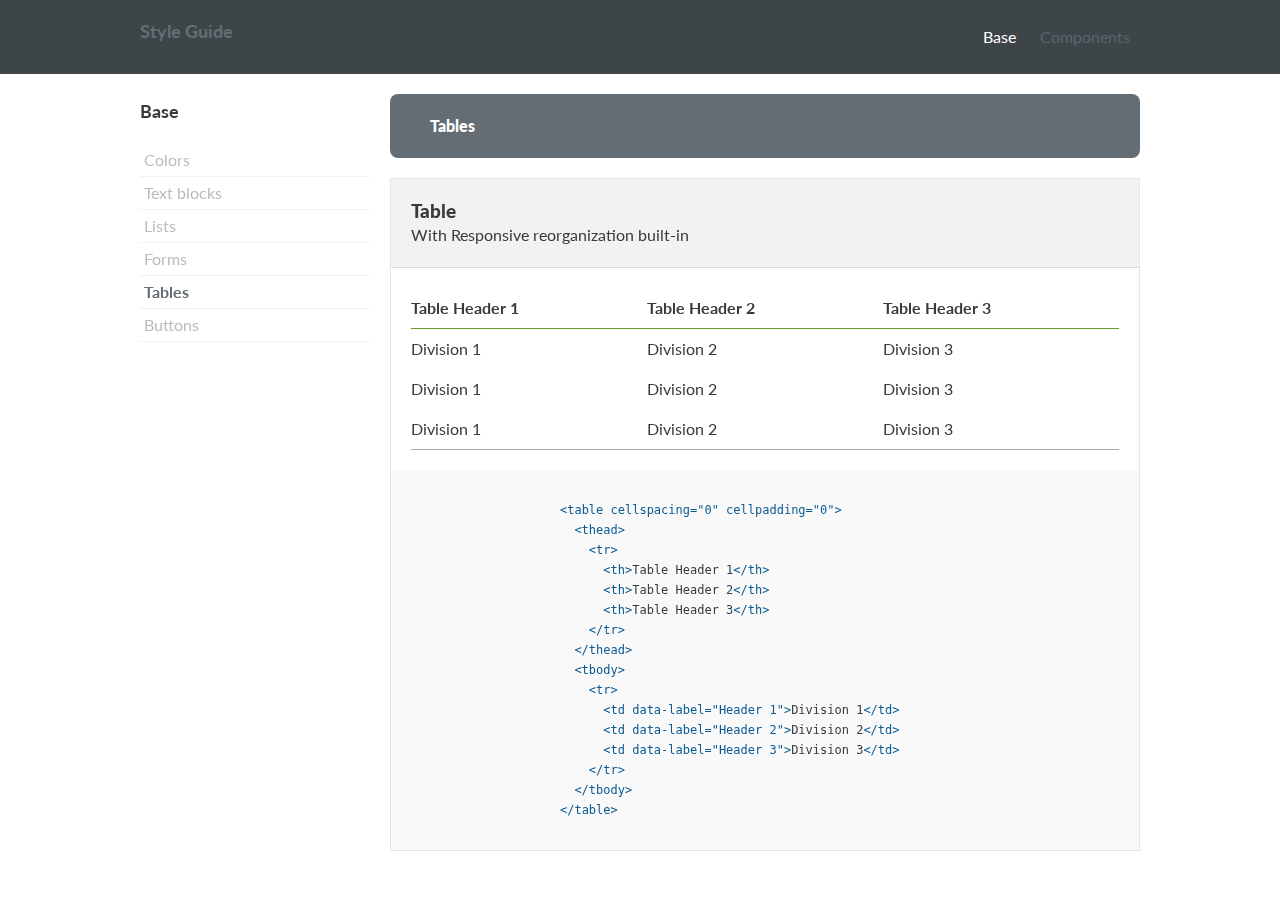
<file: assets/components/flatso/styleguide/tables.html>
<!DOCTYPE html >
<html>
<head>

  <meta charset='UTF-8'/>
  <meta http-equiv='X-UA-Compatible' content='IE=edge' />
  <meta name='robots' content='index'/>
  <meta name='viewport' content='initial-scale=1,maximum-scale=1,user-scalable=no' />
  <meta name="apple-mobile-web-app-capable" content="yes" />

  <title>Style Guide | Tables</title>

  <link href='../css/reset.css' rel='stylesheet' />
  <link href='https://fonts.googleapis.com/css?family=Open+Sans:400,600,700,300' rel='stylesheet' type='text/css'>
  <link href='css/base.css' rel='stylesheet' />
  <link href='../css/flatso.css' rel='stylesheet' />

<!-- Flatso CSS Generated from the Configuration -->
<link href='http://fonts.googleapis.com/css?family=Lato:300,400,900' rel='stylesheet' type='text/css'>
<link href="css/modx-chunk.css" rel="stylesheet" />

</head>
<body class=' full'>
<div class='page-content'>

<div class='sg-header clearfix'>
  <div class='limiter clearfix'>
    <nav class='col12 text-right pad2y contain clearfix'>
      <h4 class='main-title'>Style Guide</h4>
      <div id='nav'>
          <div class="z10 strong small pad0y">
              <a href="index.html" class="primary-nav-button inline pad1x pad0y rounded active">Base</a>
              <a href="components.html" class="primary-nav-button inline pad1x pad0y rounded">Components</a>
          </div>
      </div>
    </nav>
  </div>
</div>

<div class=''>

<!--Fixed sidebar navigation-->
<div class='docnav hide-mobile'>
  <div class='limiter'><div class='col3 contain'>
    <nav class='scroll-styled quiet-scroll'>
      <div class='space-bottom'>
        <h4 style="text-align:left;">Base</h4>
      </div>

      <div class='space-bottom1'>

          <a href='index.html'>Colors</a>
          <a href='text-blocks.html'>Text blocks</a>
          <a href='lists.html'>Lists</a>
          <a href='forms.html'>Forms</a>
          <a href='tables.html' class='active'>Tables</a>
          <a href='buttons.html'>Buttons</a>

      </div>
    </nav>
  </div></div>
</div>

<div class='limiter clearfix'>
  <div class='pad2y'>
    <nav class='contain z10 margin3 col9 fill-dark space-bottom rounded small'>
      <div class='col2 round-left pad2'>
        <strong>Tables</strong>
      </div>
    </nav>
  </div>

  <div class='contain margin3 col9'>
    <div class='doc'>

      <div class='box round'>
          <div class='box-heading pad2'>
            <h3 class=''>Table</h3>
            <p>With Responsive reorganization built-in</p>
          </div>
          <div class='pad2'>

              <table cellspacing="0" cellpadding="0">
                    <thead>
                        <tr>
                            <th>Table Header 1</th>
                            <th>Table Header 2</th>
                            <th>Table Header 3</th>
                        </tr>
                    </thead>
                    <tbody>
                        <tr>
                            <td data-label="Header 1">Division 1</td>
                            <td data-label="Header 2">Division 2</td>
                            <td data-label="Header 3">Division 3</td>
                        </tr>
                        <tr>
                            <td data-label="Header 1">Division 1</td>
                            <td data-label="Header 2">Division 2</td>
                            <td data-label="Header 3">Division 3</td>
                        </tr>
                        <tr>
                            <td data-label="Header 1">Division 1</td>
                            <td data-label="Header 2">Division 2</td>
                            <td data-label="Header 3">Division 3</td>
                        </tr>
                    </tbody>
                </table>

          </div>
          <div class='round-bottom'>
              <div class="highlight">
                  <pre><code class="language-html" data-lang="html">
                      <span class="nt">&lt;table cellspacing="0" cellpadding="0"&gt;</span>
                        <span class="nt">&lt;thead&gt;</span>
                          <span class="nt">&lt;tr&gt;</span>
                            <span class="nt">&lt;th&gt;</span>Table Header 1<span class="nt">&lt;/th&gt;</span>
                            <span class="nt">&lt;th&gt;</span>Table Header 2<span class="nt">&lt;/th&gt;</span>
                            <span class="nt">&lt;th&gt;</span>Table Header 3<span class="nt">&lt;/th&gt;</span>
                          <span class="nt">&lt;/tr&gt;</span>
                        <span class="nt">&lt;/thead&gt;</span>
                        <span class="nt">&lt;tbody&gt;</span>
                          <span class="nt">&lt;tr&gt;</span>
                            <span class="nt">&lt;td data-label="Header 1"&gt;</span>Division 1<span class="nt">&lt;/td&gt;</span>
                            <span class="nt">&lt;td data-label="Header 2"&gt;</span>Division 2<span class="nt">&lt;/td&gt;</span>
                            <span class="nt">&lt;td data-label="Header 3"&gt;</span>Division 3<span class="nt">&lt;/td&gt;</span>
                          <span class="nt">&lt;/tr&gt;</span>
                        <span class="nt">&lt;/tbody&gt;</span>
                      <span class="nt">&lt;/table&gt;</span>
                  </code></pre>
              </div>
          </div>
      </div>








    </div>
  </div>
</div>


</div>

</div>
</body>
</html>
</file>
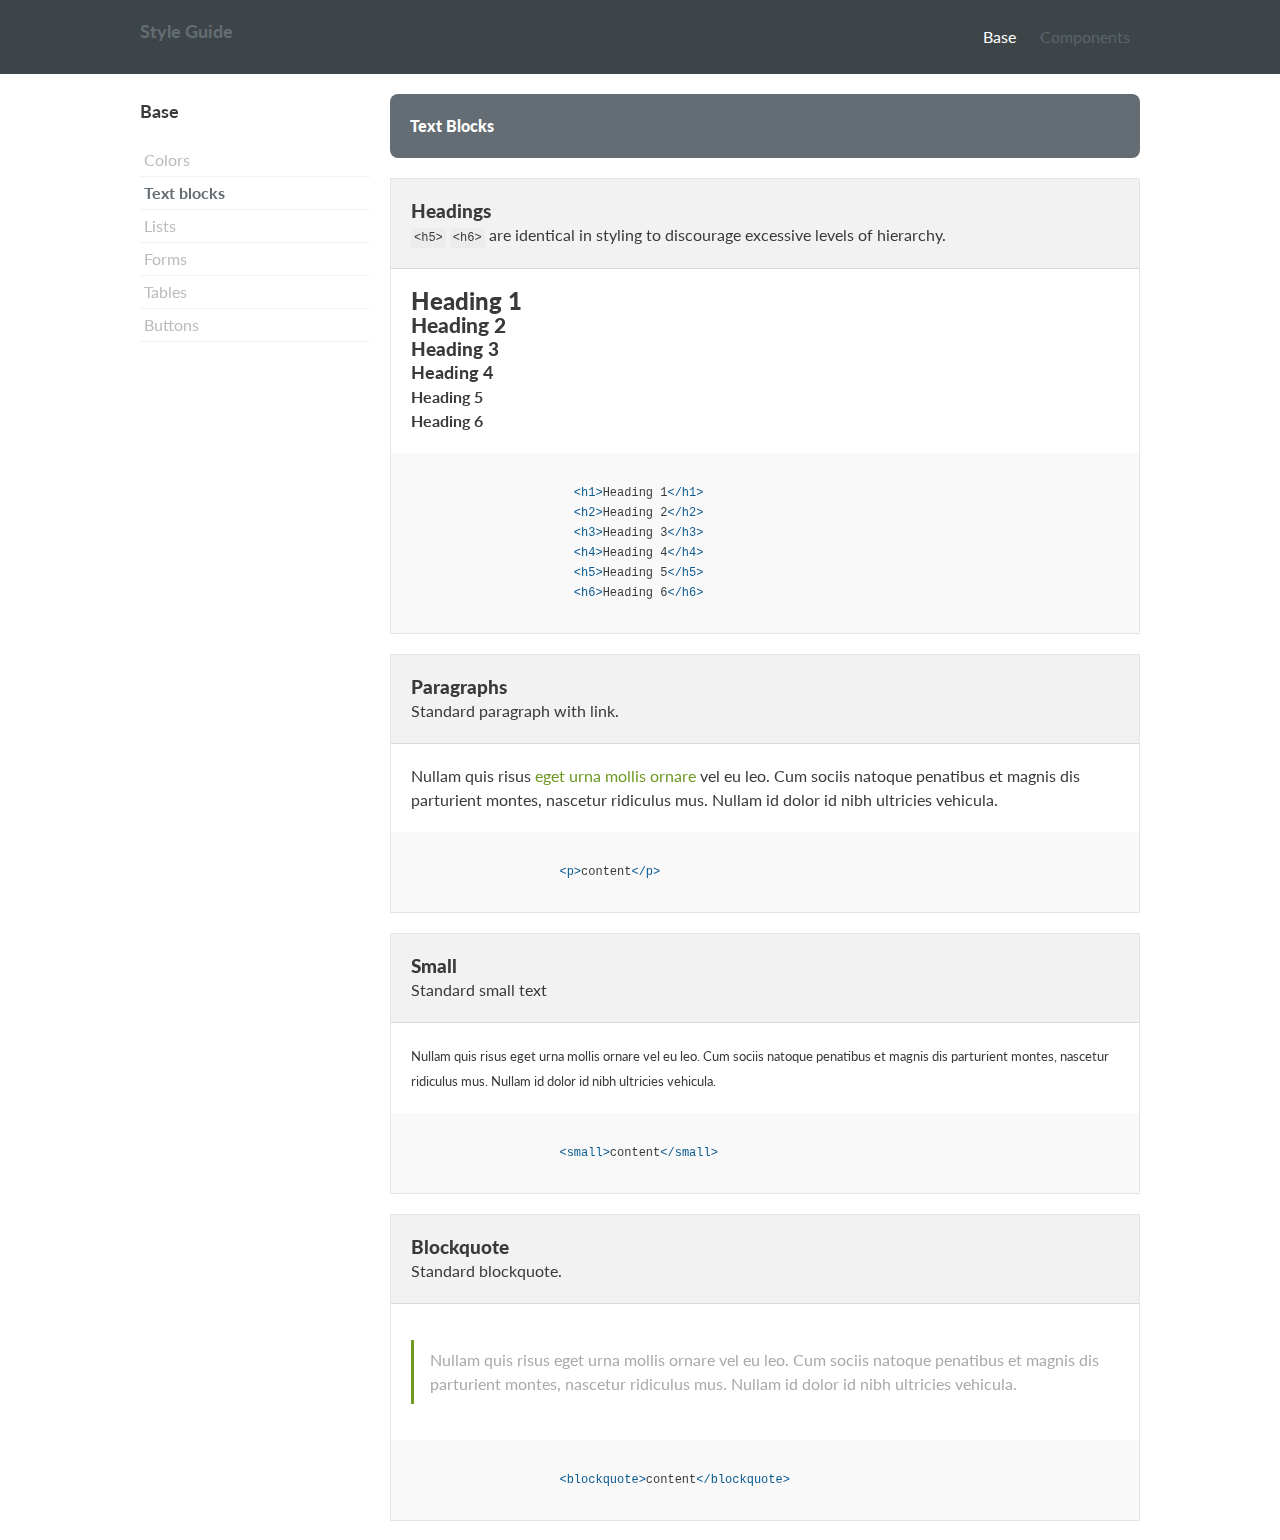
<file: assets/components/flatso/styleguide/text-blocks.html>
<!DOCTYPE html >
<html>
<head>

  <meta charset='UTF-8'/>
  <meta http-equiv='X-UA-Compatible' content='IE=edge' />
  <meta name='robots' content='index'/>
  <meta name='viewport' content='initial-scale=1,maximum-scale=1,user-scalable=no' />
  <meta name="apple-mobile-web-app-capable" content="yes" />

  <title>Style Guide | Text Blocks</title>

  <link href='../css/reset.css' rel='stylesheet' />
  <link href='https://fonts.googleapis.com/css?family=Open+Sans:400,600,700,300' rel='stylesheet' type='text/css'>
  <link href='css/base.css' rel='stylesheet' />
  <link href='../css/flatso.css' rel='stylesheet' />

<!-- Flatso CSS Generated from the Configuration -->
<link href='http://fonts.googleapis.com/css?family=Lato:300,400,900' rel='stylesheet' type='text/css'>
<link href="css/modx-chunk.css" rel="stylesheet" />

</head>
<body class=' full'>
<div class='page-content'>

<div class='sg-header clearfix'>
  <div class='limiter clearfix'>
    <nav class='col12 text-right pad2y contain clearfix'>
      <h4 class='main-title'>Style Guide</h4>
      <div id='nav'>
          <div class="z10 strong small pad0y">
              <a href="index.html" class="primary-nav-button inline pad1x pad0y rounded active">Base</a>
              <a href="components.html" class="primary-nav-button inline pad1x pad0y rounded">Components</a>
          </div>
      </div>
    </nav>
  </div>
</div>

<div class=''>

<!--Fixed sidebar navigation-->
<div class='docnav hide-mobile'>
  <div class='limiter'><div class='col3 contain'>
    <nav class='scroll-styled quiet-scroll'>
      <div class='space-bottom'>
        <h4 style="text-align:left;">Base</h4>
      </div>

      <div class='space-bottom1'>

          <a href='index.html'>Colors</a>
          <a href='text-blocks.html' class='active'>Text blocks</a>
          <a href='lists.html'>Lists</a>
          <a href='forms.html'>Forms</a>
          <a href='tables.html'>Tables</a>
          <a href='buttons.html'>Buttons</a>

      </div>
    </nav>
  </div></div>
</div>

<div class='limiter clearfix'>
  <div class='pad2y'>
    <nav class='contain z10 margin3 col9 fill-dark space-bottom rounded small'>
      <div class='col2 round-left pad2'>
        <strong>Text Blocks</strong>
      </div>
    </nav>
  </div>
  <div class='contain margin3 col9'>
    <div class='doc'>

      <div class='box round'>
          <div class='box-heading pad2'>
            <h3 class=''>Headings</h3>
            <p><code>&lt;h5&gt;</code> <code>&lt;h6&gt;</code> are identical in styling to discourage excessive levels of hierarchy.</p>
          </div>
          <div class='pad2'>
            <h1>Heading 1</h1>
            <h2>Heading 2</h2>
            <h3>Heading 3</h3>
            <h4>Heading 4</h4>
            <h5>Heading 5</h5>
            <h6>Heading 6</h6>
          </div>

            <div class='round-bottom'>
                <div class="highlight">
                    <pre><code class="language-html" data-lang="html">
                        <span class="nt">&lt;h1&gt;</span>Heading 1<span class="nt">&lt;/h1&gt;</span>
                        <span class="nt">&lt;h2&gt;</span>Heading 2<span class="nt">&lt;/h2&gt;</span>
                        <span class="nt">&lt;h3&gt;</span>Heading 3<span class="nt">&lt;/h3&gt;</span>
                        <span class="nt">&lt;h4&gt;</span>Heading 4<span class="nt">&lt;/h4&gt;</span>
                        <span class="nt">&lt;h5&gt;</span>Heading 5<span class="nt">&lt;/h5&gt;</span>
                        <span class="nt">&lt;h6&gt;</span>Heading 6<span class="nt">&lt;/h6&gt;</span>
                    </code></pre>
                </div>
            </div>
        </div>


        <div class='box round'>
          <div class='box-heading pad2'>
            <h3>Paragraphs</h3>
            <p>
              Standard paragraph with link.
            </p>
          </div>
          <div class='pad2'>
            <p>Nullam quis risus <a href="//">eget urna mollis ornare</a> vel eu leo. Cum sociis natoque penatibus et magnis dis parturient montes, nascetur ridiculus mus. Nullam id dolor id nibh ultricies vehicula.</p>
          </div>
          <div class='round-bottom'>
              <div class="highlight">
                  <pre><code class="language-html" data-lang="html">
                      <span class="nt">&lt;p&gt;</span>content<span class="nt">&lt;/p&gt;</span>
                  </code></pre>
              </div>
          </div>
        </div>


        <div class='box round'>
          <div class='box-heading pad2'>
            <h3>Small</h3>
            <p>
              Standard small text
            </p>
          </div>
          <div class='pad2'>
            <small>Nullam quis risus eget urna mollis ornare vel eu leo. Cum sociis natoque penatibus et magnis dis parturient montes, nascetur ridiculus mus. Nullam id dolor id nibh ultricies vehicula.</small>
          </div>
          <div class='round-bottom'>
              <div class="highlight">
                  <pre><code class="language-html" data-lang="html">
                      <span class="nt">&lt;small&gt;</span>content<span class="nt">&lt;/small&gt;</span>
                  </code></pre>
              </div>
          </div>
        </div>


        <div class='box round'>
          <div class='box-heading pad2'>
            <h3>Blockquote</h3>
            <p>
              Standard blockquote.
            </p>
          </div>
          <div class='pad2'>
            <blockquote>Nullam quis risus eget urna mollis ornare vel eu leo. Cum sociis natoque penatibus et magnis dis parturient montes, nascetur ridiculus mus. Nullam id dolor id nibh ultricies vehicula.</blockquote>
          </div>
          <div class='round-bottom'>
              <div class="highlight">
                  <pre><code class="language-html" data-lang="html">
                      <span class="nt">&lt;blockquote&gt;</span>content<span class="nt">&lt;/blockquote&gt;</span>
                  </code></pre>
              </div>
          </div>
        </div>


    </div>
  </div>
</div>


</div>

</div>
</body>
</html>
</file>
<file: assets/components/flatso/styleguide/css/base.css>
body{
    background: #FFF !important;
}
.box-heading{background: #f2f2f2;}
.main-title{color:#646D73;float: left;}
#nav a{color: #59646d;}
#nav a:hover{color:#646D73;}
#nav a.active{background: transparent;color:#FFF;}
.fill-dark{background:#646D73;color:#FFF; }

.sg-header{
    width:100%;
    background: #3e4549;
    color: #bbb;
}
.docnav a{color: #bbb;line-height: 2rem; border-bottom: 1px solid #f2f2f2; text-indent: .25rem; font-weight: normal;}
.docnav a:hover{color: #646D73;}
.docnav a.active{color: #646D73; font-weight: bold;}


.rounded{border-radius: .5rem;}
.round-bottom{ border-radius:0 0 3px 3px; }
code,
pre {
  background:rgba(0,0,0,0.025);
  font-size:12px;
  line-height:20px;
  padding:3px;
  border-radius: 3px;
  }
pre {
  display:block;
  padding:10px;
  word-break:break-all;
  word-wrap:break-word;
  white-space:pre;
  white-space:pre-wrap;
  -moz-tab-size:4;
  tab-size:4;
  }
  pre code {
    background:transparent;
    padding:0;
    }
    /* Keyword.Declaration
     * Keyword.Namespace
     * Keyword.Reserved */
    pre .kd,
    pre .kn,
    pre .kr,
    pre .nt   { color:#0B5A91; } /* Name.Tag */
.limiter {
  width:83.3333%;
  max-width:1000px;
  margin-left:auto;
  margin-right:auto;
  }
  .col0    { float:left; width:04.1666%; max-width:50px; }
  .col1    { float:left; width:08.3333%; max-width:100px; }
  .col2    { float:left; width:16.6666%; max-width:200px; }
  .col3    { float:left; width:25.0000%; max-width:300px; }
  .col4    { float:left; width:33.3333%; max-width:400px; }
  .col5    { float:left; width:41.6666%; max-width:500px; }
  .col6    { float:left; width:50.0000%; max-width:600px; }
  .col7    { float:left; width:58.3333%; max-width:700px; }
  .col8    { float:left; width:66.6666%; max-width:800px; }
  .col9    { float:left; width:75.0000%; max-width:900px; }
  .col10   { float:left; width:83.3333%; max-width:1000px; }
  .col11   { float:left; width:91.6666%; max-width:1100px; }
  .col12   { width:100%; display:block; }

.contain{position: relative;}
.text-right{text-align: right;}
.truncate {
  text-overflow:ellipsis;
  white-space:nowrap;
  overflow:hidden;
  }

  .box {
    margin-bottom:20px;
    border:1px solid rgba(0,0,0,0.10);
    }
    .box figure,
    .box .box-heading {
      border-bottom:1px solid rgba(0,0,0,0.1);
      }
    .box figure:last-child {
      border-bottom:none;
      }


/* Margins
------------------------------------------------------- */

.space-left0  { margin-left:    5px;}
.space-left1  { margin-left:   10px;}
.space-left2  { margin-left:   20px;}
.space-left3  { margin-left:   30px;}
.space-left4  { margin-left:   40px;}
.space-left8  { margin-left:   80px;}
.space-left12 { margin-left:  120px;}
.space-left16 { margin-left:  160px;}
.space-left20 { margin-left:  200px;}
.space-left24 { margin-left:  240px;}

.space-right0  { margin-right:   5px;}
.space-right1  { margin-right:  10px;}
.space-right2  { margin-right:  20px;}
.space-right3  { margin-right:  30px;}
.space-right4  { margin-right:  40px;}
.space-right8  { margin-right:  80px;}
.space-right12 { margin-right: 120px;}
.space-right16 { margin-right: 160px;}
.space-right20 { margin-right: 200px;}
.space-right24 { margin-right: 240px;}

.space-bottom0                { margin-bottom:  5px;}
.space-bottom1                { margin-bottom: 10px;}
.space-bottom, /* deprecated, use space-bottom2 */
.space-bottom2                { margin-bottom: 20px;}
.space-bottom4                { margin-bottom: 40px;}
.space-bottom8                { margin-bottom: 80px;}

.space-top0                   { margin-top:  5px;}
.space-top1                   { margin-top: 10px;}
.space-top2                   { margin-top: 20px;}
.space-top4                   { margin-top: 40px;}
.space-top8                   { margin-top: 80px;}

.unlimiter .col0,
.unlimiter .col1,
.unlimiter .col2,
.unlimiter .col3,
.unlimiter .col4,
.unlimiter .col5,
.unlimiter .col6,
.unlimiter .col7,
.unlimiter .col8,
.unlimiter .col9,
.unlimiter .col10,
.unlimiter .col11 {
  max-width: none;
}

.margin0  { margin-left:04.1666%; }
.margin1  { margin-left:08.3333%; }
.margin2  { margin-left:16.6666%; }
.margin3  { margin-left:25.0000%; }
.margin4  { margin-left:33.3333%; }
.margin5  { margin-left:41.6666%; }
.margin6  { margin-left:50.0000%; }
.margin7  { margin-left:58.3333%; }
.margin8  { margin-left:66.6666%; }
.margin9  { margin-left:75.0000%; }
.margin10 { margin-left:83.3333%; }
.margin11 { margin-left:91.6666%; }
.margin12 { margin-left:100.0000%; }

/* Padding
------------------------------------------------------- */
.pad0  { padding:5px; }
.pad0y { padding-top:5px; padding-bottom:5px; }
.pad0x { padding-right:5px; padding-left:5px; }

.pad1    { padding:10px; }
.pad2    { padding:20px; }
.pad4    { padding:40px; }

.pad1x { padding-left: 10px; padding-right: 10px;}
.pad2x { padding-left: 20px; padding-right: 20px;}
.pad4x { padding-left: 40px; padding-right: 40px;}

.pad1y { padding-top: 10px; padding-bottom: 10px;}
.pad2y { padding-top: 20px; padding-bottom: 20px;}
.pad4y { padding-top: 40px; padding-bottom: 40px;}

.pad8 {  padding: 80px; }
.pad8y { padding-top: 80px; padding-bottom: 80px;}
.pad8x { padding-left: 80px; padding-right: 80px;}

/* Absolute containers
------------------------------------------------------- */
.pin-top,
.pin-right,
.pin-bottom,
.pin-left,
.pin-topleft,
.pin-topright,
.pin-bottomleft,
.pin-bottomright {
  position:absolute;
  }
  .pin-bottom { right:0; bottom:0; left:0; }
  .pin-top    { top:0; right:0; left:0; }
  .pin-left   { top:0; bottom:0; left:0; }
  .pin-right  { top:0; right:0; bottom:0; }
  .pin-bottomright { bottom:0; right:0; }
  .pin-bottomleft  { bottom:0; left:0; }
  .pin-topright    { top:0; right:0; }
  .pin-topleft     { top:0; left:0; }

.docnav           { position:fixed; top:100px; bottom:0; width:100%; }
.docnav .limiter  { height:100%; }
.docnav .col3     { height:100%; }
.docnav nav {
  position: absolute;
  left:0; top:0; right:20px; bottom:20px;
  }
  .docnav nav a{display: block; text-align: left;}

  .scroll-styled .highlight pre,
.scroll-styled {
  overflow:auto;
  }
.scroll-styled .highlight pre::webkit-scrollbar,
.scroll-styled::-webkit-scrollbar {
  width:8px;
  height:8px;
  border-left:0;
  background:rgba(0,0,0,0.1);
  }
.scroll-styled .highlight pre::webkit-scrollbar:hover,
.scroll-styled::-webkit-scrollbar:hover {
  background:rgba(0,0,0,0.15);
  }
.scroll-styled .highlight pre::webkit-scrollbar-track,
.scroll-styled::-webkit-scrollbar-track {
  background:none;
  }
.scroll-styled .highlight pre::webkit-scrollbar-thumb,
.scroll-styled::-webkit-scrollbar-thumb {
  background:rgba(0,0,0,0.1);
  border-radius:0;
  }
</file>
<file: assets/components/flatso/css/flatso.css>
/*GLOBAL*/
.clearfix:before,.clearfix:after{content: " ";display: table;}.clearfix:after{clear: both;}
.container{max-width: 60rem;margin-left:auto;margin-right:auto;}
form input{border:none;border-radius:6px;margin-bottom:10px;padding:0 8px; text-indent:5px;}
form textarea{border:none;border-radius:6px;margin-bottom:10px;padding:.5rem; display:block;font-size:.9rem;min-width: 20rem;}
form button{border:none;border-radius:6px;margin-bottom:10px;padding:.5rem 1rem; cursor: pointer;}
form label{min-width: 8rem; display: inline-block;}
form .input-wrapper{display:block; margin-bottom:1rem;}
form select{border:none;border-radius:6px;padding: 0 .25rem;}

/*header*/
nav{text-align:center;}
nav ul li ul li{display:block;text-align:left;}
nav ul li ul li a{display:inline-block;border-top:none !important;border-bottom:none !important;}
nav ul li:hover > ul{visibility:visible;}
nav ul li ul.open{visibility:visible;}
nav ul li ul{visibility:hidden;position:absolute;z-index:99999;top:100%;left:0;}

/*hero*/
main.hero--on{position:relative;z-index:9;margin-top:22rem;}
main.hero--on aside{margin-top:4rem !important;}
.hero--banner{width:100%;height:25rem;background-size:cover;position:absolute;z-index:1;text-align:center;}
.hero--banner .logo{position:relative;top: 40%;transform: translateY(-50%);}

/*main*/
main{margin-top:2rem;margin-bottom:2rem;}

/*typography*/
h1{font-size:1.5rem;}
h2{font-size:1.3rem;}
h3{font-size:1.2rem;}
h4{font-size:1.1rem;}
h5,h6{font-size:1rem;}
small{font-size:.8rem;}

/*listing*/
body.listing main > section{background-color:#FFF;width:60%;}
body.listing main > section{float:left;}
body.listing main > section h1{font-size:1.5rem;display:block;padding:.75rem 1rem;text-align:center;margin:-1rem 1rem 0 1rem;}
body.listing main > section h1:first-letter{text-transform:uppercase;}
.listing--item--date{display:block;text-align:center;}
.listing--item--date span{display:inline-block;padding:.35rem .95rem;}
.listing--item h2{margin:1rem 0;line-height:2rem;font-size:2rem;text-align:center;}
.listing--item p{padding:.5rem 0;}
.paging{text-align:center;}.paging ul{padding:1rem;}.paging li{display:inline-block;padding:.5rem;}

/*aside*/
body.listing main > aside{width:35%;float:right;margin-top:1rem;}
.aside--widget{margin-bottom:1.5rem;padding-top:1rem;}
.aside--widget--inner{padding:1rem;}.aside--widget--inner p{padding:.5rem 0;}
.aside--widget h3{margin-left:-4px;width:85%;text-indent:1rem;padding:.35rem;font-weight:400;}

/*social links*/
.social--link{display:block;font-size:1.25rem;padding:.25rem;}
.social--link span{vertical-align:middle;text-align:center;display:inline-block;margin-right:1rem;}
.social--link span img{vertical-align:middle;}

/*page*/
body.page main > section{padding:1.5rem;}
body.page main > section > article > h1{font-size:1.5rem;padding-bottom:1rem;}
body.page .page--meta{padding:.5rem 0;font-size:.9rem;}
body.page main > section > article p{padding-bottom:1rem;}
body.page main > section > article ul,body.page main > section > article ol{margin:1rem 2rem;}
body.page main > section > article ul ul,body.page main > section > article ol ol{margin:0 2rem;}
body.page main > section > article ul{list-style:disc;}body.page main > section > article ol{list-style:decimal;}
body.page main a:hover{text-decoration:underline;}

/*featured post*/
aside .feat--post{margin-bottom:1rem;border-bottom:1px solid #f2f2f2;}
aside .feat--post--img{float:left; margin-right:.5rem;}

/*tables*/
table{width: 100%;}
table th{text-align:left; padding: .5rem 0;}
table td{padding: .5rem 0;}

@media (max-width: 960px) {
    nav{display:none;}
    main{margin-top:7rem;}
    body.listing main > section, body.listing main > aside{ float:none; width:80%; margin-left:auto; margin-right:auto;}

    /* Force tables to not be like tables anymore */
    table, table thead, table tbody, table th, table td, table tr{display: block;}
    /* Hide table headers (but not display: none;, for accessibility) */
    table thead tr{position: absolute;top: -9999px;left: -9999px;}
    /* Behave  like a "row" */
    table td {border: none;position: relative;padding-left: 33% !important;}
    /* Now like a table header */
    table td:before {position: absolute;top: 6px;left: 6px;width: 45%;padding-right: 10px;white-space: nowrap;content: attr(data-label); font-weight: bold;}
    /*table row seperation line*/
    table td:last-of-type:after{content: " "; height: 2px; background:#cbc7c7;width: 100%;position: absolute;top:98%;left: 0;}
}
</file>
<file: assets/components/flatso/styleguide/css/modx-chunk.css>
body{font-family: 'Lato', Arial, sans-serif; font-weight: 400; line-height: 1.5rem; background-color:#ececec;color:#3a3a3a;}
h1,h2,h3,strong,.bold{font-weight: 900;} .light{font-weight: 300;}
a{color:#6e9924;text-decoration:none;}

/*mobile nav*/
body:after {background: #6e9924;content: '';height: 100%;left: 0;opacity: 0;overflow: hidden;padding: 0;position: absolute;z-index: 999;top: 0;visibility: hidden;transition: all 0.4s ease;width: 100%;}
.b-nav li a{color: #FFFFFF;} .b-link{color: #FFFFFF;border-left:2px solid #FFFFFF;}.b-link:hover {color: #333333;}
.b-link--active {border-left: 2px solid #FFFFFF;padding-left: 10px;}
.b-menu{background: #6e9924; border:2px solid #6e9924;}.b-menu:hover {border:2px solid #6e9924;}
.b-bun {background: #FFFFFF;position:relative;transition: all 0.4s ease;}
.b-container:hover:not(.open) .bun-top,.b-container:hover:not(.open) .bun-mid,.b-container:hover:not(.open) .bun-bottom {background: #6e9924;}
.b-container.open .b-main{border:2px solid #FFFFFF;}.b-container.open .b-bun--top,.b-container.open .b-bun--bottom {background: #FFFFFF;}

/*header*/
header{width:100%;background-color:#444444;}
nav ul li{position:relative;z-index:9999;display:inline-block;color:#f2f2f2;font-weight: 300;}nav ul li a{text-transform:uppercase;font-weight: 300;display:block;padding:.35rem 1rem;color:#f2f2f2;font-size:1rem;border-top:2px solid #444444;border-bottom:2px solid #444444;}
nav ul li:hover > a{color:#6e9924;border-top:2px solid #6e9924;}
nav ul li ul{width:12rem;background-color:#444444;}

/*listing*/
body.listing main > section h1{color:#FFF;background-color:#6e9924;}
.listing--item{padding:3rem 2rem;border-bottom:1px solid #ececec;}
.listing--item--date span{font-weight: 300;background-color:#6e9924;color:#FFF;}
.listing--item h2 a{color:#444444;}.listing--item h2 a:hover{color:#6e9924;}
.listing--item--meta{font-weight: 300;text-align:center;text-transform:uppercase;}
.paging li{background-color:#6e9924;}
.paging li a{color:#FFF;opacity:.6;}.paging li a.active,.paging li a:hover{opacity:1 !important;}

/*aside*/
.aside--widget{background-color:#FFF;border-bottom:2px solid #444444;}
.aside--widget h3{border-left:4px solid #444444;background-color:#6e9924;color:#FFF;}

/*social links*/
.social--link{color:#444444;}
.social--link:hover{background-color:#f2f2f2;}
.social--link span{background-color:#6e9924;}

/*page*/
body.page main{background-color:#FFF;}
body.page main > section > article > h1{border-bottom: 1px solid #6e9924;}
body.page .page--meta{color:#aaaaaa;font-weight: 300;}
body.page main a{color:#6e9924;text-decoration:none;}

blockquote{color:#aaaaaa;border-left:3px solid #6e9924; padding: .5rem 1rem; margin:1rem 0;}

/*featured post*/
.feat--post h4 a{color:#444444;}.feat--post h4 a:hover{color:#6e9924;}

/*forms*/
input,textarea,select{border:1px solid #aaaaaa !important;}
form button[type="submit"]{background-color:#6e9924;} form button[type="submit"]:hover{color: #FFF;}

/*tables*/
table{border-bottom:1px solid #aaaaaa;}
table thead{border-bottom:1px solid #6e9924;}
</file>
